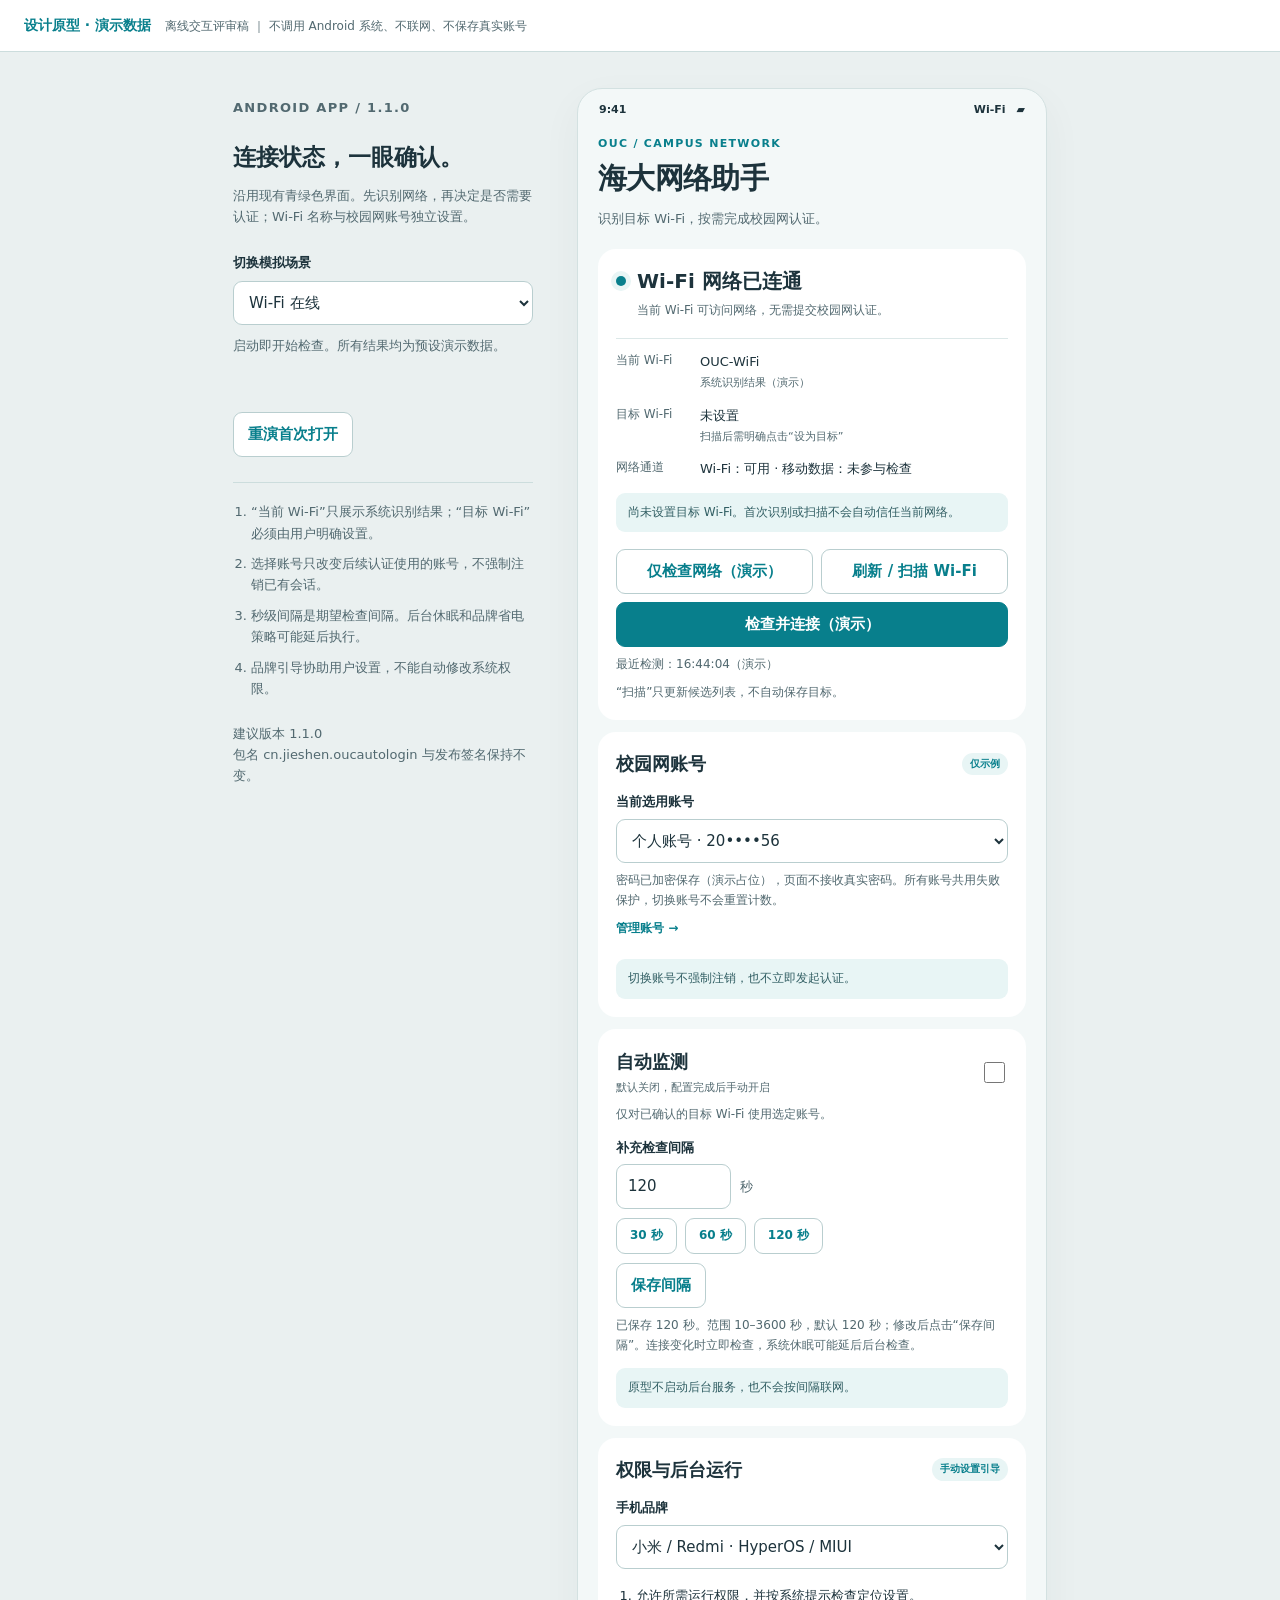
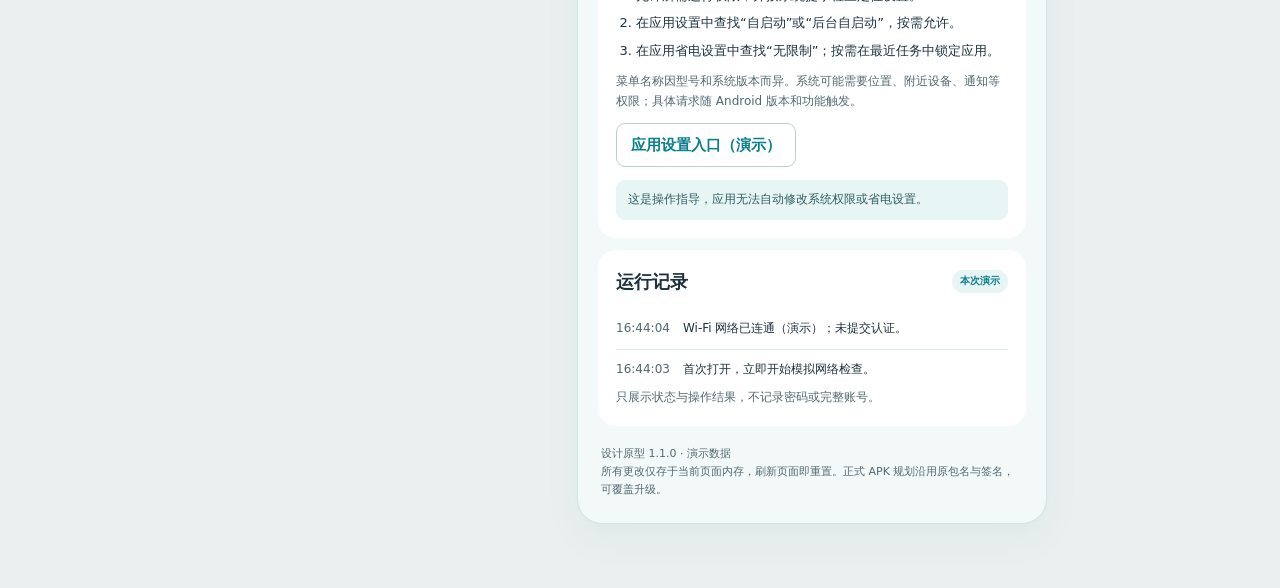
<file: design/android/index.html>
<!doctype html>
<html lang="zh-CN">
<head>
  <meta charset="utf-8">
  <meta name="viewport" content="width=device-width, initial-scale=1">
  <meta name="color-scheme" content="light">
  <title>海大网络助手 · APK 1.1.0 设计原型</title>
  <style>
    :root { --teal:#087f8c; --dark:#1d333c; --muted:#526970; --line:#dce8e8; --bg:#f3f8f8; --soft:#e8f5f5; --amber:#865a12; --red:#a93a32; }
    * { box-sizing:border-box; }
    body { margin:0; color:var(--dark); background:#eaf0f0; font:15px/1.65 system-ui,-apple-system,"Segoe UI","Microsoft YaHei",sans-serif; }
    button,input,select { font:inherit; }
    button,input,select { min-height:44px; border:1px solid #b9cecf; border-radius:9px; }
    button { padding:9px 14px; background:#fff; color:var(--teal); font-weight:650; cursor:pointer; }
    button:hover { background:var(--soft); }
    button.primary { color:#fff; background:var(--teal); border-color:var(--teal); }
    button.primary:hover { background:#066a75; }
    button.danger { color:var(--red); }
    button:disabled { cursor:default; color:#738387; background:#f1f4f4; border-color:var(--line); }
    :focus-visible { outline:3px solid #29a6b4; outline-offset:3px; }
    select,input { color:var(--dark); padding:9px 11px; background:white; width:100%; max-width:100%; }
    input[readonly] { color:var(--muted); background:var(--bg); }
    h1,h2,h3,p { margin:0; }
    h1 { font-size:29px; line-height:1.3; letter-spacing:-.7px; }
    h2 { font-size:18px; line-height:1.5; }
    h3 { font-size:15px; }
    small,.small { font-size:12px; color:var(--muted); }
    .prototype-bar { padding:13px 24px; border-bottom:1px solid #ccdddd; background:#fff; }
    .prototype-bar strong { margin-right:14px; font-size:14px; color:var(--teal); }
    .prototype-bar span { font-size:12px; color:var(--muted); }
    .workspace { display:grid; grid-template-columns:minmax(240px,300px) minmax(0,470px); justify-content:center; align-items:start; gap:44px; padding:36px 24px 64px; }
    .review-panel { position:sticky; top:28px; padding-top:9px; }
    .review-panel h2 { font-size:23px; margin-bottom:10px; }
    .review-panel>p { color:var(--muted); font-size:13px; margin-bottom:22px; }
    .review-panel label { font-size:13px; font-weight:650; }
    .review-panel select { margin:7px 0 10px; }
    .scenario-note { min-height:55px; color:var(--muted); font-size:12px; }
    .review-divider { border-top:1px solid #ccdddd; margin:25px 0 18px; }
    .review-points { padding-left:18px; font-size:13px; color:var(--muted); }
    .review-points li { margin:9px 0; }
    .version { font-size:12px; color:var(--muted); margin-top:23px; overflow-wrap:anywhere; }
    .phone { background:var(--bg); border:1px solid #d3e1e1; border-radius:25px; padding:0 20px 24px; box-shadow:0 14px 40px #18383d0c; min-width:0; overflow:hidden; }
    .system-bar { display:flex; justify-content:space-between; font-size:11px; font-weight:650; padding:12px 1px 16px; }
    .app-header { margin-bottom:20px; }
    .eyebrow { color:var(--teal); font-size:11px; letter-spacing:1.3px; font-weight:750; margin-bottom:7px; }
    .app-header>p:last-child { font-size:13px; color:var(--muted); margin-top:10px; }
    .card { background:#fff; border-radius:18px; padding:18px; margin:12px 0; min-width:0; }
    .card-head { display:flex; align-items:center; justify-content:space-between; gap:10px; margin-bottom:14px; }
    .tag { font-size:10px; font-weight:650; border-radius:20px; padding:3px 8px; color:var(--teal); background:var(--soft); white-space:nowrap; }
    .state-head { display:flex; align-items:flex-start; gap:11px; }
    .status-dot { width:10px; height:10px; border-radius:50%; margin-top:9px; background:var(--teal); flex:0 0 auto; box-shadow:0 0 0 5px var(--soft); }
    .status-dot.warning { background:#ba852e; box-shadow:0 0 0 5px #faf1df; }
    .status-dot.loading { animation:pulse 1s infinite alternate; }
    @keyframes pulse { to { opacity:.35; } }
    @media(prefers-reduced-motion:reduce) { .status-dot.loading { animation:none; } }
    #statusTitle { font-size:20px; line-height:1.4; }
    #statusDetail { color:var(--muted); font-size:12px; margin-top:6px; }
    .network-lines { margin:17px 0 0; border-top:1px solid var(--line); }
    .network-line { display:grid; grid-template-columns:72px minmax(0,1fr); gap:12px; padding-top:12px; align-items:start; }
    .network-line dt { color:var(--muted); font-size:12px; }
    .network-line dd { font-size:13px; margin:0; min-width:0; overflow-wrap:anywhere; }
    .subtext { display:block; font-size:11px; color:var(--muted); margin-top:2px; }
    .notice { padding:10px 12px; background:var(--soft); color:#315e63; font-size:12px; border-radius:9px; margin-top:13px; }
    .notice.warning { background:#fcf5e8; color:var(--amber); }
    .notice:empty { display:none; }
    .row { display:flex; gap:8px; flex-wrap:wrap; }
    .row>* { flex:1 1 auto; }
    .status-actions { margin-top:17px; }
    label.field { display:block; font-weight:650; font-size:13px; margin:12px 0 6px; }
    .hint { font-size:12px; color:var(--muted); margin-top:8px; }
    .link-button { min-height:36px; border:0; padding:4px 0; background:transparent; font-size:12px; text-align:left; }
    .switch-line { display:flex; justify-content:space-between; align-items:center; gap:15px; cursor:pointer; }
    .switch-line input { width:21px; height:21px; min-height:0; accent-color:var(--teal); cursor:pointer; flex:0 0 auto; }
    .switch-line strong { font-size:18px; }
    .interval-row { display:flex; align-items:center; gap:9px; }
    .interval-row input { width:115px; }
    .interval-row span { font-size:13px; color:var(--muted); }
    .presets { display:flex; gap:8px; margin-top:9px; flex-wrap:wrap; }
    .presets button { min-height:36px; font-size:12px; padding:5px 13px; }
    .error { color:var(--red); font-size:12px; min-height:0; }
    .guide { margin:13px 0 0; padding-left:20px; font-size:13px; }
    .guide li { padding:3px 0; }
    .guide-actions { margin-top:11px; }
    .logs { list-style:none; padding:0; margin:0; font-size:12px; }
    .logs li { display:grid; grid-template-columns:58px minmax(0,1fr); gap:9px; padding:10px 0; border-bottom:1px solid var(--line); }
    .logs li:last-child { border-bottom:0; padding-bottom:0; }
    .logs time { color:var(--muted); font-variant-numeric:tabular-nums; }
    .logs span { overflow-wrap:anywhere; }
    .app-footer { font-size:11px; color:var(--muted); padding:7px 3px 0; }
    .scan-list { list-style:none; padding:0; margin:12px 0 0; }
    .scan-list li { border-top:1px solid var(--line); padding:12px 0; }
    .scan-list li:last-child { padding-bottom:0; }
    .scan-name { font-weight:650; font-size:13px; overflow-wrap:anywhere; }
    .scan-meta { font-size:11px; color:var(--muted); margin:3px 0 9px; }
    .scan-list button { font-size:12px; min-height:36px; padding:5px 12px; }
    [hidden] { display:none!important; }
    dialog { color:var(--dark); border:1px solid var(--line); border-radius:20px; padding:22px; width:calc(100% - 32px); max-width:430px; max-height:85vh; overflow-y:auto; box-shadow:0 20px 65px #133b3d33; }
    dialog::backdrop { background:#173b425c; }
    .dialog-header { display:flex; justify-content:space-between; align-items:center; gap:12px; margin-bottom:8px; }
    .dialog-header button { min-height:36px; padding:4px 12px; font-size:12px; }
    .account-list { padding:0; list-style:none; margin:15px 0; }
    .account-list li { border:1px solid var(--line); border-radius:11px; padding:13px; margin:10px 0; }
    .account-list p { font-size:13px; }
    .account-list .row { margin-top:10px; }
    .account-list button { font-size:12px; min-height:36px; padding:5px 9px; }
    .editor { border-top:1px solid var(--line); margin-top:16px; padding-top:14px; }
    .editor .row { margin-top:14px; }
    .toast { position:fixed; bottom:20px; left:50%; transform:translateX(-50%); background:#173b42; color:white; font-size:13px; padding:11px 16px; border-radius:10px; max-width:calc(100% - 30px); z-index:10; box-shadow:0 5px 20px #173b4226; }
    @media(max-width:790px) { .workspace { grid-template-columns:minmax(0,470px); gap:20px; padding-top:20px; } .review-panel { position:static; padding-top:0; } .review-panel h2 { font-size:21px; } .review-panel>p { margin-bottom:13px; } .review-divider,.review-points,.version { display:none; } .scenario-note { min-height:0; } }
    @media(max-width:390px) { .prototype-bar { padding:11px 14px; } .prototype-bar strong,.prototype-bar span { display:block; } .workspace { padding:18px 10px 30px; } .phone { border-radius:19px; padding:0 13px 19px; } .card { padding:15px; } h1 { font-size:27px; } .row>* { flex-basis:100%; } .account-list .row>* { flex-basis:auto; } .network-line { grid-template-columns:66px minmax(0,1fr); gap:7px; } }
  </style>
</head>
<body>
  <div class="prototype-bar"><strong>设计原型 · 演示数据</strong><span>离线交互评审稿 ｜ 不调用 Android 系统、不联网、不保存真实账号</span></div>
  <main class="workspace">
    <aside class="review-panel" aria-label="原型演示控制">
      <p class="eyebrow">ANDROID APP / 1.1.0</p>
      <h2>连接状态，一眼确认。</h2>
      <p>沿用现有青绿色界面。先识别网络，再决定是否需要认证；Wi-Fi 名称与校园网账号独立设置。</p>
      <label for="scenario">切换模拟场景</label>
      <select id="scenario">
        <option value="online">Wi-Fi 在线</option>
        <option value="captive">Wi-Fi 待认证 · 移动数据在线</option>
        <option value="no_wifi">未连接 Wi-Fi · 移动数据在线</option>
        <option value="restricted">SSID 读取受限</option>
        <option value="dual">双 Wi-Fi · 长 SSID</option>
      </select>
      <p class="scenario-note" id="scenarioNote">启动即开始检查。所有结果均为预设演示数据。</p>
      <button id="relaunch" type="button">重演首次打开</button>
      <div class="review-divider"></div>
      <ol class="review-points">
        <li>“当前 Wi-Fi”只展示系统识别结果；“目标 Wi-Fi”必须由用户明确设置。</li>
        <li>选择账号只改变后续认证使用的账号，不强制注销已有会话。</li>
        <li>秒级间隔是期望检查间隔。后台休眠和品牌省电策略可能延后执行。</li>
        <li>品牌引导协助用户设置，不能自动修改系统权限。</li>
      </ol>
      <p class="version">建议版本 1.1.0<br>包名 cn.jieshen.oucautologin 与发布签名保持不变。</p>
    </aside>

    <article class="phone" aria-label="海大网络助手手机界面原型">
      <div class="system-bar" aria-hidden="true"><span>9:41</span><span>Wi-Fi　▰</span></div>
      <header class="app-header">
        <p class="eyebrow">OUC / CAMPUS NETWORK</p>
        <h1>海大网络助手</h1>
        <p>识别目标 Wi-Fi，按需完成校园网认证。</p>
      </header>

      <section class="card" aria-labelledby="statusTitle">
        <div class="state-head" aria-live="polite" aria-atomic="true">
          <span id="statusDot" class="status-dot loading" aria-hidden="true"></span>
          <div><h2 id="statusTitle">正在检测网络…</h2><p id="statusDetail">启动后立即检查 Wi-Fi 连通性，尚未提交认证。</p></div>
        </div>
        <dl class="network-lines">
          <div class="network-line"><dt>当前 Wi-Fi</dt><dd><span id="currentSsid">正在识别…</span><span id="wifiRoute" class="subtext">以实际 Wi-Fi 网络为检查通道</span></dd></div>
          <div class="network-line"><dt>目标 Wi-Fi</dt><dd><span id="targetSsid">未设置</span><span class="subtext" id="targetHint">扫描后需明确点击“设为目标”</span></dd></div>
          <div class="network-line"><dt>网络通道</dt><dd id="routeState">等待检查结果</dd></div>
        </dl>
        <p id="networkNotice" class="notice" role="status">首次打开立即检测。此过程仅演示网络检查。</p>
        <div class="row status-actions"><button type="button" id="checkNetwork">仅检查网络（演示）</button><button type="button" id="scanWifi">刷新 / 扫描 Wi-Fi</button></div>
        <button type="button" id="connectNetwork" class="primary" style="width:100%;margin-top:8px">检查并连接（演示）</button>
        <p class="hint" id="lastCheck">最近检测：正在进行首次检查</p>
        <div id="scanArea" hidden>
          <p class="hint" id="scanSummary" role="status"></p>
          <ul id="scanList" class="scan-list" aria-label="模拟 Wi-Fi 扫描结果"></ul>
        </div>
        <p class="hint">“扫描”只更新候选列表，不自动保存目标。</p>
      </section>

      <section class="card" aria-labelledby="accountTitle">
        <div class="card-head"><h2 id="accountTitle">校园网账号</h2><span class="tag">仅示例</span></div>
        <label class="field" for="accountSelect">当前选用账号</label>
        <select id="accountSelect"></select>
        <p class="hint" id="accountHint">密码已加密保存（演示占位），页面不接收真实密码。所有账号共用失败保护，切换账号不会重置计数。</p>
        <button type="button" class="link-button" id="manageAccounts">管理账号 →</button>
        <p class="notice" id="accountNotice" role="status">切换账号不强制注销，也不立即发起认证。</p>
      </section>

      <section class="card" aria-labelledby="monitorTitle">
        <label class="switch-line" for="monitor"><span><strong id="monitorTitle">自动监测</strong><span class="subtext">默认关闭，配置完成后手动开启</span></span><input id="monitor" type="checkbox" role="switch"></label>
        <p class="hint" id="monitorHint">仅对已确认的目标 Wi-Fi 使用选定账号。</p>
        <label class="field" for="interval">补充检查间隔</label>
        <div class="interval-row"><input id="interval" type="number" min="10" max="3600" step="1" value="120" inputmode="numeric" aria-describedby="intervalHint intervalError"><span>秒</span></div>
        <div class="presets" aria-label="检查间隔快捷选项"><button type="button" data-interval="30">30 秒</button><button type="button" data-interval="60">60 秒</button><button type="button" data-interval="120">120 秒</button></div>
        <button type="button" id="saveInterval" style="margin-top:9px">保存间隔</button>
        <p id="intervalError" class="error" role="status"></p>
        <p class="hint" id="intervalHint">已保存 120 秒。范围 10–3600 秒，默认 120 秒；修改后点击“保存间隔”。连接变化时立即检查，系统休眠可能延后后台检查。</p>
        <p id="monitorNotice" class="notice" role="status">原型不启动后台服务，也不会按间隔联网。</p>
      </section>

      <section class="card" aria-labelledby="brandTitle">
        <div class="card-head"><h2 id="brandTitle">权限与后台运行</h2><span class="tag">手动设置引导</span></div>
        <label class="field" for="brand">手机品牌</label>
        <select id="brand"><option value="xiaomi">小米 / Redmi · HyperOS / MIUI</option><option value="iqoo">iQOO · OriginOS</option><option value="vivo">vivo · OriginOS</option><option value="oppo">OPPO · ColorOS</option><option value="other">其他安卓手机</option></select>
        <ol id="brandGuide" class="guide"></ol>
        <p class="hint">菜单名称因型号和系统版本而异。系统可能需要位置、附近设备、通知等权限；具体请求随 Android 版本和功能触发。</p>
        <button type="button" id="openSettings" class="guide-actions">应用设置入口（演示）</button>
        <p class="notice" id="settingsNotice" role="status">这是操作指导，应用无法自动修改系统权限或省电设置。</p>
      </section>

      <section class="card" aria-labelledby="logsTitle">
        <div class="card-head"><h2 id="logsTitle">运行记录</h2><span class="tag">本次演示</span></div>
        <ul id="logs" class="logs" aria-live="polite"></ul>
        <p class="hint">只展示状态与操作结果，不记录密码或完整账号。</p>
      </section>
      <footer class="app-footer">设计原型 1.1.0 · 演示数据<br>所有更改仅存于当前页面内存，刷新页面即重置。正式 APK 规划沿用原包名与签名，可覆盖升级。</footer>
    </article>
  </main>

  <dialog id="accountDialog" aria-labelledby="accountDialogTitle">
    <div class="dialog-header"><h2 id="accountDialogTitle">管理校园网账号</h2><button type="button" id="closeAccounts">关闭</button></div>
    <p class="hint">这是虚构账号演示；新增或编辑只操作预设示例，不接收真实凭据。</p>
    <ul class="account-list" id="accountList"></ul>
    <button type="button" id="addAccount" class="primary">新增示例账号</button>
    <section class="editor" id="accountEditor" hidden aria-labelledby="editorTitle">
      <h3 id="editorTitle">新增示例账号</h3>
      <label class="field" for="exampleAccount">示例档案（编辑时只读）</label>
      <select id="exampleAccount"><option value="student">学生示例 · 20••••56</option><option value="staff">教工示例 · 10••••82</option><option value="guest">访客示例 · 90••••17</option></select>
      <label class="field" for="exampleLabel">显示名称</label>
      <select id="exampleLabel"><option value="个人账号">个人账号</option><option value="备用账号">备用账号</option><option value="测试账号">测试账号</option></select>
      <label class="field" for="passwordPlaceholder">密码</label>
      <input id="passwordPlaceholder" type="text" readonly value="已加密保存（演示占位，不可输入）" aria-describedby="passwordNote">
      <p class="hint" id="passwordNote">正式 APK 在本机使用 Android Keystore 加密保存各账号密码；此处不收集密码。</p>
      <div class="row"><button type="button" id="saveExample" class="primary">保存示例</button><button type="button" id="cancelEditor">取消</button></div>
    </section>
    <p class="notice" id="dialogNotice" role="status">选用仅改变后续认证账号，保留当前网络会话。</p>
  </dialog>
  <div id="toast" class="toast" role="status" hidden></div>

  <script>
    'use strict';
    const $ = id => document.getElementById(id);
    const profiles = { student:'20••••56', staff:'10••••82', guest:'90••••17' };
    let accounts = [{id:1,label:'个人账号',profile:'student'},{id:2,label:'备用账号',profile:'staff'}];
    let selectedId = 1, nextId = 3, editId = null, target = '', checking = false, checkTimer = null, toastTimer = null;
    let checkGeneration = 0, lastResult = null, logs = [], savedInterval = 120;
    const longSsid = 'OUC-Campus-Research-Building-5F1';
    const scenes = {
      online:{ssid:'OUC-WiFi',title:'Wi-Fi 网络已连通',detail:'当前 Wi-Fi 可访问网络，无需提交校园网认证。',route:'Wi-Fi：可用 · 移动数据：未参与检查',note:'即使自动监测关闭，打开应用也立即检查；已在线时不重复认证。'},
      captive:{ssid:'OUC-WiFi',title:'Wi-Fi 等待校园网认证',detail:'移动数据可以上网，但当前 Wi-Fi 仍未通过校园网认证。',route:'Wi-Fi：待认证 · 移动数据：可用',note:'展示移动数据在线与目标 Wi-Fi 待认证的差异，防止把蜂窝网络成功误判为 Wi-Fi 在线。'},
      no_wifi:{ssid:'未连接 Wi-Fi',title:'尚未连接 Wi-Fi',detail:'请先连接校园 Wi-Fi。当前不执行校园网认证。',route:'Wi-Fi：未连接 · 移动数据：可用',note:'有移动数据也不能替代目标 Wi-Fi；不进入认证流程。'},
      restricted:{ssid:'无法读取名称',title:'Wi-Fi 名称读取受限',detail:'无法确认当前网络是否为目标 Wi-Fi，暂停认证。请检查权限与系统定位设置。',route:'Wi-Fi：已连接，身份待确认 · 移动数据：不参与判断',note:'不能把 <unknown ssid>、空名称或读取失败当成真实 SSID，也不能据此自动认证。'},
      dual:{ssid:longSsid,title:'双 Wi-Fi：确认检查通道',detail:'演示已识别两条 Wi-Fi。校园网检查只使用明确匹配的目标网络，移动数据不参与。',route:'主 Wi-Fi：家庭网络 · 次 Wi-Fi：校园网待认证',note:'长名称自动换行；双 Wi-Fi 时按网络通道确认目标，不依赖默认网络是否在线。'}
    };
    const guides = {
      xiaomi:['允许所需运行权限，并按系统提示检查定位设置。','在应用设置中查找“自启动”或“后台自启动”，按需允许。','在应用省电设置中查找“无限制”；按需在最近任务中锁定应用。'],
      iqoo:['允许所需运行权限，并按系统提示检查定位设置。','在应用管理或权限管理中查找“自启动”，按需允许。','在电池或后台耗电管理中允许后台运行；按需在最近任务中锁定应用。'],
      vivo:['允许所需运行权限，并按系统提示检查定位设置。','在应用管理或权限管理中查找“自启动”，按需允许。','在电池或后台耗电管理中允许后台运行；按需在最近任务中锁定应用。'],
      oppo:['允许所需运行权限，并按系统提示检查定位设置。','在应用管理中查找“自启动”或“关联启动”，按需允许。','在应用耗电管理中允许后台活动；按需在最近任务中锁定应用。'],
      other:['按当前 Android 版本允许所需运行权限，检查定位开关。','在应用信息、电池优化或后台运行设置中检查限制。','连接目标 Wi-Fi 后测试锁屏、切换网络和重启后的实际运行情况。']
    };
    function accountText(account) { return account.label + ' · ' + profiles[account.profile]; }
    function log(message) {
      const time = new Date().toLocaleTimeString('zh-CN',{hour12:false});
      logs.unshift({time,message}); logs = logs.slice(0,6);
      $('logs').replaceChildren(...logs.map(item => { const li=document.createElement('li'), t=document.createElement('time'), s=document.createElement('span'); t.textContent=item.time; s.textContent=item.message; li.append(t,s); return li; }));
    }
    function toast(message) { clearTimeout(toastTimer); $('toast').textContent=message; $('toast').hidden=false; toastTimer=setTimeout(()=>{$('toast').hidden=true;},3600); }
    function renderAccounts() {
      $('accountSelect').replaceChildren(...accounts.map(a=>new Option(accountText(a),String(a.id),false,a.id===selectedId)));
      if (selectedId===null) $('accountSelect').prepend(new Option(accounts.length?'请选择账号':'暂无账号，请先新增示例','',true,true));
      $('accountSelect').disabled=!accounts.length;
      $('accountList').replaceChildren(...accounts.map(a=>{
        const li=document.createElement('li'), p=document.createElement('p'), small=document.createElement('small'), row=document.createElement('div');
        p.textContent=accountText(a); small.textContent=a.id===selectedId?'当前选用 · 密码已加密（演示）':'密码已加密（演示）'; row.className='row';
        [['选用',()=>selectAccount(a.id) ],['编辑',()=>openEditor(a.id)],['删除',()=>deleteAccount(a.id)]].forEach(([label,fn])=>{const b=document.createElement('button'); b.type='button'; b.textContent=label; b.addEventListener('click',fn); if(label==='选用'&&a.id===selectedId)b.disabled=true;if(label==='删除')b.className='danger';row.append(b);});
        li.append(p,small,row); return li;
      }));
      if(!accounts.length){const p=document.createElement('li');p.textContent='暂无示例账号。';$('accountList').append(p);}
    }
    function selectAccount(id) {
      if(!accounts.some(a=>a.id===id))return;
      if(selectedId===id)return;
      selectedId=id; renderAccounts();
      const message=checking?'账号已切换，取消旧轮检查并重新检查；不会注销已有会话。':'账号已切换；后续认证使用该账号，不立即认证、不注销。';
      $('accountNotice').textContent=message; $('dialogNotice').textContent=message; log('已切换示例账号，保留当前网络会话。');
      if(checking) startCheck('账号切换'); else toast('账号已选用，未发起认证');
    }
    function openEditor(id=null) {
      editId=id; const a=accounts.find(item=>item.id===id);
      $('editorTitle').textContent=a?'编辑示例账号':'新增示例账号'; $('exampleAccount').value=a?a.profile:'guest';$('exampleAccount').disabled=Boolean(a);$('exampleLabel').value=a?a.label:'测试账号';
      $('accountEditor').hidden=false; $('exampleAccount').focus();
    }
    function deleteAccount(id) {
      const active=id===selectedId;
      accounts=accounts.filter(a=>a.id!==id);
      if(active){selectedId=null;$('monitor').checked=false;$('monitorHint').textContent='选用账号已删除，自动监测已关闭；请重新选用账号。';}
      if(editId===id)$('accountEditor').hidden=true;
      renderAccounts(); $('dialogNotice').textContent=active?'已删除当前示例账号，自动监测关闭；请重新选择账号。未注销已有网络会话。':'已删除示例账号，其他配置不变。';log('删除了一个示例账号。');
      if(active&&checking)startCheck('删除当前账号后重新检查');
    }
    function updateTarget() {
      $('targetSsid').textContent=target||'未设置';
      const scene=scenes[$('scenario').value];
      $('targetHint').textContent=!target?'扫描后需明确点击“设为目标”':target===scene.ssid?'与当前识别的 Wi-Fi 名称一致':'当前识别网络与目标不同或无法确认';
    }
    function renderResult() {
      const key=$('scenario').value,scene=scenes[key];lastResult=key;
      $('statusTitle').textContent=scene.title; $('statusDetail').textContent=scene.detail;
      $('statusDot').className='status-dot'+(key==='online'?'':' warning');
      $('currentSsid').textContent=scene.ssid; $('routeState').textContent=scene.route;
      $('wifiRoute').textContent=key==='dual'?'当前展示校园网候选通道（演示）':'系统识别结果（演示）';
      updateTarget();
      $('networkNotice').className='notice'+(key==='online'?'':' warning');
      $('networkNotice').textContent=!target?'尚未设置目标 Wi-Fi。首次识别或扫描不会自动信任当前网络。':key==='restricted'?'SSID 身份无法确认，不尝试认证。':target!==scene.ssid?'未确认已连接目标 Wi-Fi，不尝试认证。':key==='captive'||key==='dual'?'已识别目标 Wi-Fi 待认证。此原型只展示状态，不提交账号。':'已完成连通性检查（演示），未提交认证。';
      $('checkNetwork').textContent='仅检查网络（演示）';
      $('lastCheck').textContent='最近检测：'+new Date().toLocaleTimeString('zh-CN',{hour12:false})+'（演示）';
    }
    function startCheck(reason) {
      clearTimeout(checkTimer); const generation=++checkGeneration; checking=true;
      $('statusTitle').textContent='正在检测网络…';$('statusDetail').textContent=reason==='首次打开'?'启动后立即检查 Wi-Fi 连通性，尚未提交认证。':'正在使用 Wi-Fi 通道进行模拟检查，不提交认证。';
      $('statusDot').className='status-dot loading';$('currentSsid').textContent='正在识别…';$('routeState').textContent='正在确认 Wi-Fi 通道';$('checkNetwork').textContent='重新检查（演示）';
      $('networkNotice').className='notice';$('networkNotice').textContent=reason+'：仅演示检测流程，无系统调用、无联网。';
      log(reason+'，立即开始模拟网络检查。');
      checkTimer=setTimeout(()=>{if(generation!==checkGeneration)return;checking=false;renderResult();log(scenes[$('scenario').value].title+'（演示）；未提交认证。');},1500);
    }
    function scanWifi() {
      const key=$('scenario').value;
      $('scanArea').hidden=false; $('scanList').replaceChildren();
      if(key==='restricted'){$('scanSummary').textContent='模拟扫描受限：无法读取真实名称。请先检查系统授权与定位开关。';log('模拟扫描受限，目标配置未改变。');return;}
      const values=key==='dual'?[longSsid,'OUC-WiFi','Home-WiFi']:['OUC-WiFi','OUC-Guest',longSsid];
      $('scanSummary').textContent='模拟扫描结果 · '+values.length+' 个候选。以下名称并非附近真实网络。';
      values.forEach((ssid,index)=>{const li=document.createElement('li'),name=document.createElement('p'),meta=document.createElement('p'),button=document.createElement('button');
        name.className='scan-name';name.textContent=ssid;meta.className='scan-meta';meta.textContent=(ssid===scenes[key].ssid?'当前连接 · ':'')+(index===0?'信号良好':'可见候选')+' · 示例';button.type='button';button.textContent=ssid===target?'已设为目标':'设为目标';button.disabled=ssid===target;
        button.addEventListener('click',()=>{target=ssid;updateTarget();if(!checking)renderResult();log('用户明确选择了目标 Wi-Fi（演示）。');toast('目标 Wi-Fi 已设定；未自动发起认证');scanWifi();});li.append(name,meta,button);$('scanList').append(li);
      });log('已刷新模拟 Wi-Fi 候选；目标未自动保存。');
    }
    function validInterval() {
      const value=Number($('interval').value),valid=Number.isInteger(value)&&value>=10&&value<=3600&&$('interval').value.trim()!=='';
      $('interval').setAttribute('aria-invalid',String(!valid));$('intervalError').textContent=valid?'':'请输入 10–3600 之间的整数秒。';return valid;
    }
    function renderGuide() { $('brandGuide').replaceChildren(...guides[$('brand').value].map(line=>{const li=document.createElement('li');li.textContent=line;return li;})); }
    $('scenario').addEventListener('change',()=>{$('scenarioNote').textContent=scenes[$('scenario').value].note;$('scanArea').hidden=true;startCheck('场景切换');});
    $('relaunch').addEventListener('click',()=>startCheck('首次打开'));
    $('checkNetwork').addEventListener('click',()=>startCheck('手动检查'));
    $('connectNetwork').addEventListener('click',()=>{
      if(checking){toast('正在检查网络，请等待本轮结果');return;}
      const key=$('scenario').value,scene=scenes[key];
      if(!target||target!==scene.ssid||!accounts.some(a=>a.id===selectedId)){$('networkNotice').textContent='请先确认已连接目标 Wi-Fi，并明确选用校园网账号。身份未确认，不进入认证。';toast('目标 Wi-Fi 和选用账号需要确认');return;}
      $('networkNotice').textContent=key==='online'?'目标 Wi-Fi 已在线，无需重复认证。':'模拟下一步：目标 Wi-Fi 与账号已确认，正式 APK 将受全局失败保护约束后按需认证；此原型不提交凭据。';
      log(key==='online'?'检查并连接：已在线，未重复认证（演示）。':'展示模拟认证下一步，未联网、未提交凭据。');
    });
    $('scanWifi').addEventListener('click',scanWifi);
    $('accountSelect').addEventListener('change',event=>selectAccount(Number(event.target.value)));
    $('manageAccounts').addEventListener('click',()=>{renderAccounts();$('accountEditor').hidden=true;$('accountDialog').showModal();});
    $('closeAccounts').addEventListener('click',()=>$('accountDialog').close());
    $('addAccount').addEventListener('click',()=>openEditor());
    $('cancelEditor').addEventListener('click',()=>{$('accountEditor').hidden=true;$('addAccount').focus();});
    $('saveExample').addEventListener('click',()=>{
      const entry={id:editId??nextId++,label:$('exampleLabel').value,profile:$('exampleAccount').value};
      if(editId===null&&accounts.some(a=>a.profile===entry.profile)){$('dialogNotice').textContent='该示例账号已存在，请编辑或选用原账号，不能重复新增。';return;}
      const prior=accounts.find(a=>a.id===editId);
      if(editId===null)accounts.push(entry);
      else if(prior&&prior.profile!==entry.profile){entry.id=nextId++;accounts.push(entry);}
      else accounts=accounts.map(a=>a.id===editId?entry:a);
      const activeEdit=editId!==null&&editId===selectedId;
      renderAccounts();$('accountEditor').hidden=true;$('dialogNotice').textContent=prior&&prior.profile!==entry.profile?'账号标识变更按新增处理，原账号保留；请明确选用新账号。':'示例已保存在本页内存；刷新页面后重置。未发起认证。';log(editId===null?'新增了虚构示例账号。':'更新了虚构示例账号。');
      if(activeEdit&&checking)startCheck('示例账号变更');$('addAccount').focus();
    });
    $('monitor').addEventListener('change',()=>{
      if($('monitor').checked&&(!target||selectedId===null||!accounts.length||!validInterval()||Number($('interval').value)!==savedInterval)){$('monitor').checked=false;$('monitorNotice').textContent='请先明确设置目标 Wi-Fi、选用账号，并保存有效的检查间隔。';toast('请先完成目标 Wi-Fi、账号和间隔配置');return;}
      $('monitorHint').textContent=$('monitor').checked?'自动监测已开启（仅演示），仅作用于明确设置的目标。':'自动监测已关闭，仍可手动检查网络。';
      $('monitorNotice').textContent=$('monitor').checked?'已模拟开启监测；此页面不运行后台任务、不联网、不提交认证。':'原型不启动后台服务，也不会按间隔联网。';log($('monitor').checked?'模拟开启自动监测，未发起认证。':'模拟关闭自动监测。');
    });
    $('interval').addEventListener('input',validInterval);
    $('saveInterval').addEventListener('click',()=>{if(!validInterval())return;savedInterval=Number($('interval').value);$('intervalHint').textContent='已保存 '+savedInterval+' 秒。范围 10–3600 秒；修改后点击“保存间隔”。系统休眠可能延后后台检查。';log('补充检查间隔已保存为 '+savedInterval+' 秒（演示）。');toast('检查间隔已保存（演示）');});
    document.querySelectorAll('[data-interval]').forEach(button=>button.addEventListener('click',()=>{$('interval').value=button.dataset.interval;validInterval();toast('已填入 '+button.dataset.interval+' 秒，点击“保存间隔”生效');}));
    $('brand').addEventListener('change',renderGuide);
    $('openSettings').addEventListener('click',()=>{$('settingsNotice').textContent='正式 APK 将尝试打开系统应用信息；未提供品牌专用入口时回退到通用设置。此原型不会打开系统设置。';toast('演示入口：请按上方指导手动设置');});
    renderAccounts();renderGuide();startCheck('首次打开');
  </script>
</body>
</html>
</file>
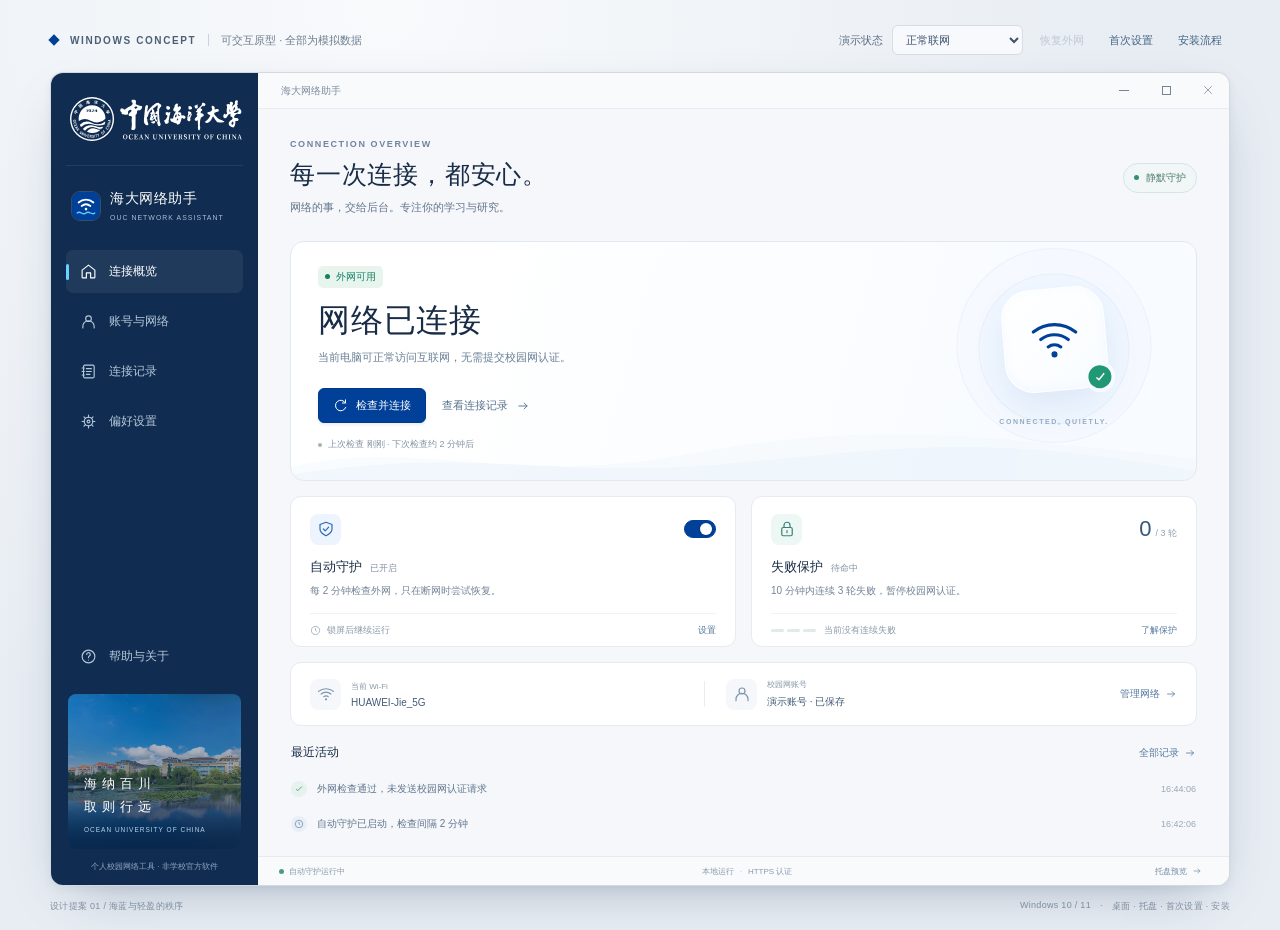
<file: design/windows/index.html>
<!doctype html>
<html lang="zh-CN">
<head>
  <meta charset="utf-8">
  <meta name="viewport" content="width=device-width, initial-scale=1">
  <meta name="color-scheme" content="light">
  <title>海大网络助手 · Windows 交互设计</title>
  <link rel="icon" href="assets/app-icon.svg" type="image/svg+xml">
  <link rel="stylesheet" href="styles.css">
  <script src="app.js" defer></script>
</head>
<body>
  <svg class="sprite" xmlns="http://www.w3.org/2000/svg" aria-hidden="true"><defs>
    <symbol id="i-home" viewBox="0 0 24 24"><path d="m3 10 9-7 9 7v10a1 1 0 0 1-1 1h-5v-7H9v7H4a1 1 0 0 1-1-1Z"/></symbol>
    <symbol id="i-wifi" viewBox="0 0 24 24"><path d="M2 8.5a16 16 0 0 1 20 0M5.5 12a10.5 10.5 0 0 1 13 0M9 15.5a5 5 0 0 1 6 0"/><circle cx="12" cy="19" r=".7"/></symbol>
    <symbol id="i-shield" viewBox="0 0 24 24"><path d="m12 3 8 3v6c0 4-4 7-8 9-4-2-8-5-8-9V6Z"/><path d="m8.5 12 2.5 2.5 4.5-5"/></symbol>
    <symbol id="i-user" viewBox="0 0 24 24"><circle cx="12" cy="8" r="4"/><path d="M4 21v-2a8 8 0 0 1 16 0v2"/></symbol>
    <symbol id="i-settings" viewBox="0 0 24 24"><path d="M12 3v3m0 12v3M3 12h3m12 0h3M5.6 5.6l2.1 2.1m8.6 8.6 2.1 2.1M5.6 18.4l2.1-2.1m8.6-8.6 2.1-2.1"/><circle cx="12" cy="12" r="6"/><circle cx="12" cy="12" r="2"/></symbol>
    <symbol id="i-log" viewBox="0 0 24 24"><rect x="5" y="3" width="15" height="18" rx="2"/><path d="M9 8h7M9 12h7M9 16h5M3 7h3M3 12h3M3 17h3"/></symbol>
    <symbol id="i-help" viewBox="0 0 24 24"><circle cx="12" cy="12" r="9"/><path d="M9.5 9a2.5 2.5 0 1 1 4 2c-1.5 1-1.5 1.5-1.5 2.5M12 17h.01"/></symbol>
    <symbol id="i-arrow" viewBox="0 0 24 24"><path d="M5 12h14m-5-5 5 5-5 5"/></symbol>
    <symbol id="i-check" viewBox="0 0 24 24"><path d="m5 12 4 4L19 6"/></symbol>
    <symbol id="i-refresh" viewBox="0 0 24 24"><path d="M20 8a8.5 8.5 0 1 0 .5 7M20 3v5h-5"/></symbol>
    <symbol id="i-clock" viewBox="0 0 24 24"><circle cx="12" cy="12" r="9"/><path d="M12 7v5l3 2"/></symbol>
    <symbol id="i-lock" viewBox="0 0 24 24"><rect x="5" y="10" width="14" height="11" rx="2"/><path d="M8 10V7a4 4 0 0 1 8 0v3M12 14v3"/></symbol>
    <symbol id="i-pause" viewBox="0 0 24 24"><path d="M8 5v14M16 5v14"/></symbol>
    <symbol id="i-info" viewBox="0 0 24 24"><circle cx="12" cy="12" r="9"/><path d="M12 11v6M12 7h.01"/></symbol>
    <symbol id="i-close" viewBox="0 0 24 24"><path d="m6 6 12 12M6 18 18 6"/></symbol>
    <symbol id="i-external" viewBox="0 0 24 24"><path d="M14 3h7v7m0-7L10 14M10 5H4v16h16v-7"/></symbol>
    <symbol id="i-eye" viewBox="0 0 24 24"><path d="M2 12s3-7 10-7 10 7 10 7-3 7-10 7S2 12 2 12Z"/><circle cx="12" cy="12" r="3"/></symbol>
    <symbol id="i-download" viewBox="0 0 24 24"><path d="M12 3v12m-5-5 5 5 5-5M4 17v4h16v-4"/></symbol>
  </defs></svg>

  <header class="prototype-bar">
    <div class="prototype-label"><span class="prototype-mark"></span><strong>WINDOWS CONCEPT</strong><span class="bar-divider"></span><span>可交互原型 · 全部为模拟数据</span></div>
    <div class="prototype-actions">
      <label for="scenario">演示状态</label>
      <select id="scenario" aria-label="演示状态"><option value="online">正常联网</option><option value="offline">断网 / 认证失败</option><option value="offline-success">断网 / 认证恢复</option><option value="protected">三轮失败保护</option><option value="wrongwifi">其他 Wi-Fi</option><option value="permission">Wi-Fi 权限异常</option><option value="paused">手动暂停</option></select>
      <button class="demo-link" id="simulate-recovery" title="模拟外网恢复，检查通过后再清除失败保护" disabled>恢复外网</button>
      <button class="demo-link" id="preview-setup">首次设置</button><button class="demo-link" id="preview-install">安装流程</button>
    </div>
  </header>

  <div class="desktop-window" id="app-window">
    <aside class="sidebar">
      <div class="school-brand"><img src="assets/ouc-logo.svg" alt="中国海洋大学 Ocean University of China" width="172" height="44"></div>
      <div class="app-brand"><img src="assets/app-icon.svg" alt="" width="30" height="30"><div><strong>海大网络助手</strong><span>OUC NETWORK ASSISTANT</span></div></div>
      <nav aria-label="主导航">
        <button class="nav-item active" data-page="overview" aria-current="page"><svg><use href="#i-home"/></svg>连接概览</button>
        <button class="nav-item" data-page="account"><svg><use href="#i-user"/></svg>账号与网络</button>
        <button class="nav-item" data-page="activity"><svg><use href="#i-log"/></svg>连接记录</button>
        <button class="nav-item" data-page="settings"><svg><use href="#i-settings"/></svg>偏好设置</button>
      </nav>
      <div class="sidebar-bottom">
        <button class="nav-item" data-page="help"><svg><use href="#i-help"/></svg>帮助与关于</button>
        <div class="campus-card"><div class="campus-overlay"><span>海纳百川</span><span>取则行远</span><small>OCEAN UNIVERSITY OF CHINA</small></div></div>
        <p class="sidebar-caption">个人校园网络工具 · 非学校官方软件</p>
      </div>
    </aside>

    <div class="workspace">
      <div class="titlebar"><span>海大网络助手</span><div class="window-controls"><button title="收起到托盘" aria-label="收起到托盘" id="minimize"><span class="minimize-glyph"></span></button><button title="窗口布局示意" aria-label="窗口布局示意" id="maximize"><span class="maximize-glyph"></span></button><button title="关闭窗口，继续在托盘守护" aria-label="关闭到托盘" id="close-window"><svg><use href="#i-close"/></svg></button></div></div>
      <main id="main-content">
        <section class="page active" id="page-overview" aria-labelledby="overview-title">
          <div class="page-heading"><div><div class="eyebrow">CONNECTION OVERVIEW</div><h1 id="overview-title">每一次连接，都安心。</h1><p>网络的事，交给后台。专注你的学习与研究。</p></div><span class="quiet-badge"><span></span>静默守护</span></div>
          <div class="status-hero" id="status-hero">
            <div class="hero-content"><span class="status-pill" id="connection-pill"><span class="status-dot"></span><span>外网可用</span></span><h2 id="connection-title">网络已连接</h2><p id="connection-description">当前电脑可正常访问互联网，无需提交校园网认证。</p><div class="hero-actions"><button class="button primary" id="check-network"><svg><use href="#i-refresh"/></svg><span>检查并连接</span></button><button class="button text" id="hero-secondary">查看连接记录<svg><use href="#i-arrow"/></svg></button></div><div class="last-check"><span class="tiny-dot"></span><span id="check-caption">上次检查 刚刚 · 下次检查约 2 分钟后</span></div></div>
            <div class="connection-visual" aria-hidden="true"><div class="orbit orbit-one"></div><div class="orbit orbit-two"></div><div class="connection-core"><svg><use href="#i-wifi"/></svg><span class="core-check"><svg><use href="#i-check"/></svg></span></div><span class="visual-caption">CONNECTED, QUIETLY.</span></div>
            <svg class="hero-waves" viewBox="0 0 920 100" preserveAspectRatio="none" aria-hidden="true"><path d="M0 75C130 20 220 110 390 55S640 0 920 60V100H0Z" fill="currentColor" opacity=".45"/><path d="M0 90C190 35 260 100 440 70S700 10 920 83V100H0Z" fill="currentColor"/></svg>
          </div>
          <div class="summary-grid">
            <article class="surface guard-card"><div class="card-top"><span class="icon-box blue"><svg><use href="#i-shield"/></svg></span><button class="switch on" id="monitor-toggle" role="switch" aria-checked="true" aria-label="自动守护"><span></span></button></div><h3>自动守护<span class="inline-state" id="monitor-label">已开启</span></h3><p id="monitor-description">每 2 分钟检查外网，只在断网时尝试恢复。</p><div class="card-bottom"><svg><use href="#i-clock"/></svg><span>锁屏后继续运行</span><button class="inline-link" data-go="settings">设置</button></div></article>
            <article class="surface protection-card" id="protection-card"><div class="card-top"><span class="icon-box teal"><svg><use href="#i-lock"/></svg></span><span class="protection-count"><strong id="failure-number">0</strong><span>/ 3 轮</span></span></div><h3>失败保护<span class="inline-state" id="protection-label">待命中</span></h3><p id="protection-description">10 分钟内连续 3 轮失败，暂停校园网认证。</p><div class="card-bottom"><span class="budget-track" aria-hidden="true"><i></i><i></i><i></i></span><span id="budget-caption">当前没有连续失败</span><button class="inline-link" id="protection-details">了解保护</button></div></article>
          </div>
          <div class="network-strip surface"><div><span class="icon-box subtle"><svg><use href="#i-wifi"/></svg></span><span><small>当前 Wi-Fi</small><strong id="current-wifi">HUAWEI-Jie_5G</strong></span></div><span class="vertical-line"></span><div><span class="icon-box subtle"><svg><use href="#i-user"/></svg></span><span><small>校园网账号</small><strong>演示账号 · 已保存</strong></span></div><button class="inline-link" data-go="account">管理网络<svg><use href="#i-arrow"/></svg></button></div>
          <section class="recent-section" aria-labelledby="recent-heading"><div class="section-heading"><h3 id="recent-heading">最近活动</h3><button class="inline-link" data-go="activity">全部记录<svg><use href="#i-arrow"/></svg></button></div><div id="recent-list" class="event-list"></div></section>
        </section>

        <section class="page" id="page-account" aria-labelledby="account-title"><div class="page-heading"><div><div class="eyebrow">ACCOUNT & NETWORK</div><h1 id="account-title">连接，从这里开始。</h1><p>保存一次校园网账号，之后在需要时自动连接。</p></div></div>
          <form id="account-form" class="surface form-card"><div class="form-section-title"><span class="icon-box blue"><svg><use href="#i-user"/></svg></span><div><h2>校园网账号</h2><p>仅用于 xha.ouc.edu.cn 校园网认证</p></div><span class="small-badge">演示配置</span></div><div class="form-fields"><label>校园网账号<input id="username" value="demo_student" autocomplete="off" spellcheck="false" required maxlength="64"><small>原型使用虚构账号，请勿输入真实凭据。</small></label><label>校园网密码<span class="password-field"><input id="password" type="password" value="demo_only_123" autocomplete="off" required maxlength="128"><button type="button" id="show-password" aria-label="显示演示密码"><svg><use href="#i-eye"/></svg></button></span></label></div><div class="security-note"><svg><use href="#i-lock"/></svg><p>正式版设计：凭据由 Windows 当前用户加密保存；认证保持 HTTPS 证书验证，日志不记录密码。</p></div><div class="form-footer"><span id="account-save-state">当前为原型数据，不会保存或提交到服务器。</span><button class="button primary" type="submit">保存配置</button></div></form>
          <div class="surface settings-group"><div class="setting-row"><div><h3>目标无线网络</h3><p>选择 Windows 中已保存的 Wi-Fi 配置。</p></div><select id="target-wifi" aria-label="目标无线网络"><option>HUAWEI-Jie_5G</option><option>OUC-DEMO</option></select></div><div class="setting-row"><div><h3>自动切换到目标 Wi-Fi</h3><p>当前连接其他 Wi-Fi 时，默认保持原连接。</p></div><button class="switch" role="switch" aria-checked="false" aria-label="自动切换到目标 Wi-Fi" data-setting="wifi"><span></span></button></div></div>
          <div class="soft-note"><svg><use href="#i-info"/></svg><p>Wi-Fi 密码由 Windows 管理，与校园网账号密码不同。网络恢复后，失败保护会自动清除。</p></div>
        </section>

        <section class="page" id="page-activity" aria-labelledby="activity-title"><div class="page-heading"><div><div class="eyebrow">CONNECTION HISTORY</div><h1 id="activity-title">连接过程，有迹可循。</h1><p>只记录必要的结果，不记录账号密码和完整认证链接。</p></div><button class="button secondary" id="export-log"><svg><use href="#i-download"/></svg>导出演示记录</button></div><div class="surface history-card"><div class="history-toolbar"><h2>今天</h2><label>筛选<select id="log-filter" aria-label="筛选连接记录"><option value="all">全部活动</option><option value="success">成功</option><option value="warning">需要关注</option><option value="info">信息</option></select></label></div><div id="full-event-list" class="event-list full-events"></div><div class="history-footer">日志仅保存在本机 · 正式版采用有容量限制的滚动保存</div></div><div class="soft-note"><svg><use href="#i-info"/></svg><p>“外网可用”表示当前电脑已有互联网连接，不等于已确认校园 Wi-Fi 的认证状态。</p></div></section>

        <section class="page" id="page-settings" aria-labelledby="settings-title"><div class="page-heading"><div><div class="eyebrow">PREFERENCES</div><h1 id="settings-title">按你的习惯，安静运行。</h1><p>自动化留在后台，重要变化才打扰你。</p></div></div>
          <h2 class="group-label">启动与窗口</h2><div class="surface settings-group"><div class="setting-row"><div><h3>登录 Windows 后自动运行</h3><p>锁屏不会停止守护；注销、关机后停止。</p></div><button class="switch" role="switch" aria-checked="false" aria-label="登录 Windows 后自动运行" data-setting="startup"><span></span></button></div><div class="setting-row"><div><h3>关闭窗口时收起到托盘</h3><p>继续守护网络。完全停止请在托盘选择“退出”。</p></div><button class="switch on" role="switch" aria-checked="true" aria-label="关闭窗口时收起到托盘" data-setting="tray"><span></span></button></div></div>
          <h2 class="group-label">检查与提醒</h2><div class="surface settings-group"><div class="setting-row"><div><h3>外网检查间隔</h3><p>有网时不发送校园网认证请求。</p></div><select id="interval" aria-label="外网检查间隔"><option value="2">2 分钟（推荐）</option><option value="1">1 分钟</option><option value="5">5 分钟</option></select></div><div class="setting-row"><div><h3>仅提醒重要变化</h3><p>网络恢复、失败保护暂停，以及需要你处理的问题。</p></div><button class="switch on" role="switch" aria-checked="true" aria-label="仅提醒重要变化" data-setting="notifications"><span></span></button></div></div>
          <h2 class="group-label">失败保护</h2><div class="surface settings-group"><div class="setting-row"><div><h3>10 分钟内连续 3 轮失败，暂停认证</h3><p>保护不会因等待、重启或重新开启守护而解除。</p></div><span class="small-badge">始终启用</span></div><div class="setting-row"><div><h3>重置失败保护</h3><p>确认账号与网络无误后，手动恢复认证尝试。</p></div><button class="button secondary" id="reset-protection">重置保护</button></div></div><p class="page-footnote">原型开关只演示交互，不修改电脑设置。</p>
        </section>

        <section class="page" id="page-help" aria-labelledby="help-title"><div class="page-heading"><div><div class="eyebrow">HELP & ABOUT</div><h1 id="help-title">让网络回归简单。</h1><p>遇到问题时，有清楚的下一步。</p></div></div><div class="surface about-card"><img src="assets/app-icon.svg" alt="海大网络助手原创图标" width="64" height="64"><div><h2>海大网络助手</h2><p>Windows 桌面版 · 产品与交互概念 v0.1</p><span class="small-badge">个人工具 · 非学校官方软件</span></div></div><div class="faq-list"><details open><summary>为什么有网时不登录？</summary><p>先检测电脑能否访问外网。有网就结束检查，不向校园网提交账号密码。断网时才在目标 Wi-Fi 上尝试认证。</p></details><details><summary>触发三轮失败保护后，什么时候重试？</summary><p>不会到点自动重试。检测到外网恢复会清除保护；也可以确认账号和网络无误后手动重置。每轮认证可能包含读取页面、配置和提交登录等多个请求。</p></details><details><summary>已经配置任务计划程序，怎么办？</summary><p>正式版首次设置将识别匹配本项目路径的旧任务，展示任务名和处理选项，经确认后停用旧入口。新程序内部负责检查间隔，避免两个入口重复认证。</p></details><details><summary>锁屏、睡眠和关机有什么区别？</summary><p>锁屏时程序继续运行。睡眠时不承诺持续检测，唤醒后会合并网络事件再检查。关机或注销后停止；选择登录后自启可在下次登录时恢复。</p></details></div><div class="source-links"><a href="https://www.ouc.edu.cn/" target="_blank" rel="noreferrer">中国海洋大学官网<svg><use href="#i-external"/></svg></a><a href="SOURCES.md" target="_blank">素材来源与色彩说明<svg><use href="#i-external"/></svg></a></div><p class="page-footnote">校徽、校名字标与校园摄影来自学校官网；波浪 Wi-Fi 应用图标与界面由本项目原创设计。</p></section>
      </main>
      <footer class="app-statusbar"><span><span class="tiny-dot green" id="footer-dot"></span><span id="footer-status">自动守护运行中</span></span><span>本地运行<span class="statusbar-separator">·</span>HTTPS 认证</span><button id="open-tray" aria-label="查看托盘菜单">托盘预览<svg><use href="#i-arrow"/></svg></button></footer>
    </div>
  </div>

  <div class="prototype-bottom"><span>设计提案 01 / 海蓝与轻盈的秩序</span><span>Windows 10 / 11<span>·</span>桌面 · 托盘 · 首次设置 · 安装</span></div>
  <div class="tray-stage" id="tray-stage" hidden><div class="tray-return"><img src="assets/app-icon.svg" alt="" width="64" height="64"><h2>窗口已收起，守护仍在。</h2><p>真实桌面版会留在 Windows 通知区域。</p><button class="button primary" id="return-window">打开主界面</button></div><div class="tray-menu" role="dialog" aria-label="托盘菜单"><div class="tray-heading"><img src="assets/app-icon.svg" width="30" height="30" alt=""><div><strong>海大网络助手</strong><span id="tray-state">外网可用 · 守护中</span></div></div><button id="tray-open">打开主界面</button><button id="tray-check">检查并连接</button><button id="tray-pause">暂停自动守护</button><hr><button id="tray-exit">退出网络助手</button><small>此处为托盘交互演示</small></div></div>
  <dialog id="modal" aria-labelledby="modal-title"><div id="modal-content"></div></dialog>
  <div class="toast" role="status" aria-live="polite" id="toast" hidden></div>
</body>
</html>
</file>
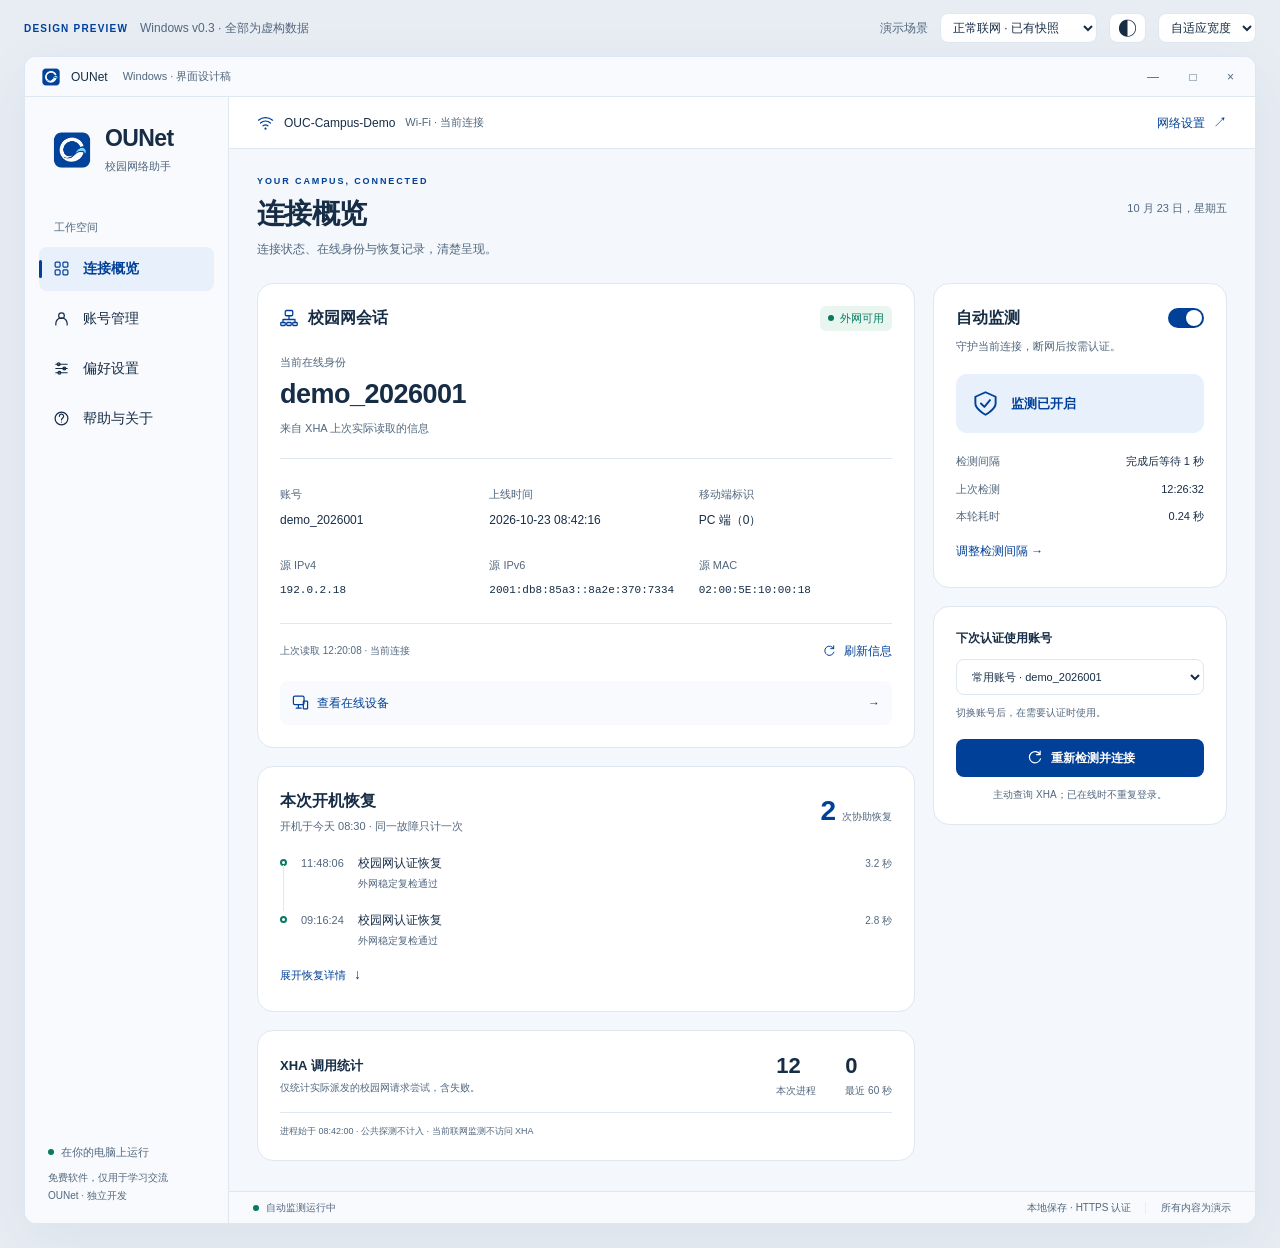
<file: design/windows/v0.3/index.html>
<!doctype html>
<html lang="zh-CN">
<head>
<meta charset="utf-8"><meta name="viewport" content="width=device-width,initial-scale=1">
<meta http-equiv="Content-Security-Policy" content="default-src 'self' file:; img-src 'self' file: data:; style-src 'self'; script-src 'self'; connect-src 'none'; object-src 'none'; base-uri 'none'; form-action 'none'">
<title>OUNet · Windows v0.3 设计预览</title>
<link rel="icon" href="../../ounet/ounet-desktop.png"><link rel="stylesheet" href="styles.css">
</head>
<body>
<div class="reviewbar"><span><b>DESIGN PREVIEW</b><span class="review-text">Windows v0.3 · 全部为虚构数据</span></span><div><label for="scene">演示场景</label><select id="scene"><option value="online">正常联网 · 已有快照</option><option value="unread">首次联网 · 身份未读取</option><option value="password">密码错误</option><option value="paused">连续三次失败 · 暂停</option><option value="noncampus">XHA 不可达</option><option value="offline">校园网断开 · 待恢复</option></select><button id="theme" aria-label="切换深浅色">◐</button><select id="preview-width" aria-label="预览窗口宽度"><option value="auto">自适应宽度</option><option value="1200">1200</option><option value="1008">1008</option><option value="820">820</option><option value="640">640</option></select></div></div>
<div class="window" id="app">
  <header class="titlebar"><span><img src="../../ounet/ounet-desktop.png" alt="">OUNet <span class="version">Windows · 界面设计稿</span></span><div class="window-glyphs" aria-hidden="true">—　 □　 ×</div></header>
  <div class="workspace">
    <aside class="sidebar" id="sidebar">
      <div class="brand"><img src="../../ounet/ounet-desktop.png" alt="OUNet 图标"><div><strong>OUNet</strong><span>校园网络助手</span></div></div>
      <div class="nav-caption">工作空间</div>
      <nav aria-label="主导航">
        <button class="nav active" data-page="overview" aria-current="page" title="连接概览"><svg><use href="#i-overview"/></svg><span>连接概览</span></button>
        <button class="nav" data-page="accounts" title="账号管理"><svg><use href="#i-user"/></svg><span>账号管理</span></button>
        <button class="nav" data-page="settings" title="偏好设置"><svg><use href="#i-settings"/></svg><span>偏好设置</span></button>
        <button class="nav" data-page="help" title="帮助与关于"><svg><use href="#i-help"/></svg><span>帮助与关于</span></button>
      </nav>
      <div class="sidebar-bottom"><div class="local-mark"><span class="dot"></span><span>在你的电脑上运行</span></div><p>免费软件，仅用于学习交流</p><span>OUNet · 独立开发</span></div>
    </aside>
    <div class="main-shell">
      <div class="networkbar"><div><button id="nav-toggle" aria-label="打开导航">☰</button><svg><use href="#i-wifi"/></svg><span id="network-name">OUC-Campus-Demo</span><span class="network-type">Wi-Fi · 当前连接</span></div><button class="text-button" data-action="network">网络设置 <span>↗</span></button></div>
      <main id="main" tabindex="-1">
        <div class="page-heading"><div><div class="eyebrow">YOUR CAMPUS, CONNECTED</div><h1 id="page-title">连接概览</h1><p id="page-subtitle">连接状态、在线身份与恢复记录，清楚呈现。</p></div><span class="date">10 月 23 日，星期五</span></div>
        <div id="banner" hidden role="status"></div>
        <section id="overview" class="page">
          <div class="overview-grid">
            <article class="card session-card">
              <div class="card-heading"><h2><svg><use href="#i-network"/></svg>校园网会话</h2><span id="connection-badge" class="badge success"><span class="dot"></span>外网可用</span></div>
              <div class="session-intro"><span class="small-label">当前在线身份</span><strong id="identity">demo_2026001</strong><span id="identity-note">来自 XHA 上次实际读取的信息</span></div>
              <div class="fields" id="session-fields">
                <div><span>账号</span><p id="field-account">demo_2026001</p></div><div><span>上线时间</span><p id="field-since">2026-10-23 08:42:16</p></div><div><span>移动端标识</span><p id="field-mobile">PC 端（0）</p></div><div><span>源 IPv4</span><p class="mono" id="field-ip">192.0.2.18</p></div><div><span>源 IPv6</span><p class="mono" id="field-ipv6">2001:db8:85a3::8a2e:370:7334</p></div><div><span>源 MAC</span><p class="mono" id="field-mac">02:00:5E:10:00:18</p></div>
              </div>
              <div class="session-footer"><span id="fetched">上次读取 12:20:08 · 当前连接</span><button class="text-button" id="refresh-session"><svg><use href="#i-refresh"/></svg>刷新信息</button></div>
              <button class="device-link" id="devices"><svg><use href="#i-devices"/></svg><span>查看在线设备</span><span>→</span></button>
            </article>
            <aside class="operations">
              <article class="card monitor-card"><div class="card-heading"><h2>自动监测</h2><button class="switch on" id="monitor" role="switch" aria-checked="true" aria-label="自动监测"></button></div><p id="monitor-description">守护当前连接，断网后按需认证。</p><div class="monitor-visual"><svg><use href="#i-shield"/></svg><span id="monitor-state">监测已开启</span></div><dl class="mini-details"><div><dt>检测间隔</dt><dd id="interval-summary">完成后等待 1 秒</dd></div><div><dt>上次检测</dt><dd>12:26:32</dd></div><div><dt>本轮耗时</dt><dd>0.24 秒</dd></div></dl><button class="text-button" data-action="settings">调整检测间隔 →</button></article>
              <article class="card action-card"><label for="active-account">下次认证使用账号</label><select id="active-account"><option value="demo_2026001">常用账号 · demo_2026001</option><option value="demo_2026002">备用账号 · demo_2026002</option></select><p id="account-note">切换账号后，在需要认证时使用。</p><button class="primary wide" id="reconnect"><svg><use href="#i-refresh"/></svg><span>重新检测并连接</span></button><span class="action-footnote" id="action-note">主动查询 XHA；已在线时不重复登录。</span></article>
            </aside>
            <article class="card recovery-card"><div class="card-heading"><div><h2>本次开机恢复</h2><p>开机于今天 08:30 · 同一故障只计一次</p></div><div class="count"><b id="recovery-count">2</b><span>次协助恢复</span></div></div><div class="timeline" id="timeline"><div class="event"><span class="event-dot"></span><time>11:48:06</time><div><strong>校园网认证恢复</strong><span>外网稳定复检通过</span></div><span class="duration">3.2 秒</span></div><div class="event"><span class="event-dot"></span><time>09:16:24</time><div><strong>校园网认证恢复</strong><span>外网稳定复检通过</span></div><span class="duration">2.8 秒</span></div></div><button class="text-button" id="expand-recovery">展开恢复详情 <span>↓</span></button><div id="recovery-details" hidden>记录归属本次电脑开机；重开 OUNet 不清零。网络自行恢复和重复检测不计入协助恢复。</div></article>
            <article class="card stats-card"><div><h2>XHA 调用统计</h2><p>仅统计实际派发的校园网请求尝试，含失败。</p></div><div class="stats"><div><strong id="process-requests">12</strong><span>本次进程</span></div><div><strong id="recent-requests">0</strong><span>最近 60 秒</span></div></div><div class="stats-note">进程始于 08:42:00 · 公共探测不计入 · 当前联网监测不访问 XHA</div></article>
          </div>
        </section>
        <section id="accounts" class="page" hidden>
          <div class="section-toolbar"><span class="small-label">本机保存的账号 · 密码经 Windows 当前用户加密</span><button class="primary" id="add-account">＋ 添加账号</button></div>
          <div class="accounts-grid"><article class="card account-list"><h2>保存的账号</h2><div id="account-list"></div><div class="inset-note">当前在线身份以 XHA 返回为准，选用账号只影响下次认证。</div></article><article class="card"><div class="card-heading"><h2 id="editor-heading">账号详情</h2><span class="badge">仅保存在本机</span></div><form id="account-form" autocomplete="off"><label for="edit-label">备注</label><input id="edit-label" value="常用账号" maxlength="30"><label for="edit-user">校园网账号</label><input id="edit-user" value="demo_2026001" maxlength="128" required><label for="edit-password">密码 <span class="saved-text">已加密保存</span></label><input id="edit-password" type="password" placeholder="********" autocomplete="new-password" maxlength="128"><p class="field-help">留空保留已存密码。设计稿仅用于演示，请勿输入真实凭据。</p><div id="editor-error" class="form-error" role="status"></div><div class="editor-actions"><button class="primary" type="submit">保存修改</button><button type="button" id="use-account">用于下次认证</button><button class="danger-text" type="button" id="delete-account">删除账号</button></div></form></article></div>
        </section>
        <section id="settings" class="page" hidden>
          <article class="card settings-card"><h2>连接</h2><div class="setting-row"><div><strong>检测间隔</strong><p>每轮完成后再等待；请求始终串行。</p></div><div class="interval-input"><input id="interval" type="number" value="1" min="0.3" max="2147483" step="0.001" aria-label="检测间隔秒数"><span>秒</span><button id="apply-interval">应用</button></div></div><div class="presets"><span>快速选择</span><button data-interval="0.3">0.3 秒</button><button data-interval="1">1 秒 · 推荐</button><button data-interval="3">3 秒</button><button data-interval="10">10 秒</button></div><p id="interval-feedback" class="field-help" role="status">支持 0.3–2147483 秒，最多三位小数；升级保留原设置。</p></article>
          <article class="card settings-card"><h2>Windows 行为</h2><div class="setting-row"><div><strong>登录 Windows 后启动</strong><p>登录桌面后开始工作，沿用自动监测选择。</p></div><button class="switch" data-switch role="switch" aria-checked="false" aria-label="登录 Windows 后启动"></button></div><div class="setting-row"><div><strong>关闭窗口时留在托盘</strong><p>在托盘右键菜单中退出 OUNet。</p></div><button class="switch on" data-switch role="switch" aria-checked="true" aria-label="关闭到托盘"></button></div><div class="setting-row"><div><strong>重要状态通知</strong><p>密码错误、请求暂停等新事件只提醒一次。</p></div><button class="switch on" data-switch role="switch" aria-checked="true" aria-label="重要状态通知"></button></div></article>
          <article class="card settings-card"><h2>外观与兼容</h2><div class="setting-row"><div><strong>外观</strong><p>色彩与间距保持一致，适应不同桌面。</p></div><select id="appearance" aria-label="外观"><option value="light">浅色</option><option value="dark">深色</option><option value="system">跟随系统</option></select></div><div class="setting-row"><div><strong>网络名称与权限</strong><p>SSID 不可见时查看具体原因，名称缺失不等于无网络。</p></div><button data-action="permissions">查看说明</button></div><div class="setting-row"><div><strong>旧脚本迁移</strong><p>仅核对本项目的旧入口，保留原暂停状态。</p></div><button data-action="migration">查看迁移说明</button></div></article>
        </section>
        <section id="help" class="page" hidden>
          <div class="help-brand card"><img src="../../ounet/ounet-desktop.png" alt="OUNet"><div><h2>OUNet</h2><p>校园网络助手 · Windows</p><span>v0.3 设计提案，当前实际版本为 0.2.0</span></div><span class="badge">独立开发</span></div>
          <article class="card help-card"><h2>遇到问题</h2><button class="help-row" id="diagnostics"><span><strong>诊断记录</strong><small>最新在前，按阶段查看检测与认证结果</small></span><span>→</span></button><button class="help-row" data-action="export"><span><strong>导出脱敏排障信息</strong><small>先查看脱敏范围，再由用户选择保存位置</small></span><span>→</span></button></article>
          <article class="card help-card"><h2>了解 OUNet</h2><button class="help-row" data-action="intro"><span>软件介绍</span><span>→</span></button><button class="help-row" data-action="privacy"><span>数据使用说明</span><span>→</span></button><button class="help-row" data-action="copyright"><span>版权与第三方许可</span><span>→</span></button><button class="help-row" data-action="update"><span><strong>检查 Windows 更新</strong><small>手动检查版本，使用浏览器下载安装包</small></span><span>↗</span></button></article><div class="about-note">免费软件，仅用于学习交流。<br>JShen 保留所有权利 · 非学校官方软件</div>
        </section>
      </main>
      <footer class="statusbar"><span><span class="dot" id="footer-dot"></span><span id="footer-status">自动监测运行中</span></span><span>本地保存 · HTTPS 认证 <span class="status-divider">│</span> 所有内容为演示</span></footer>
    </div>
  </div>
  <div id="toast" role="status" hidden></div>
</div>
<dialog id="drawer"><div class="drawer-heading"><div><span class="eyebrow" id="drawer-eyebrow">DETAILS</span><h2 id="drawer-title">在线设备</h2></div><button id="close-drawer" aria-label="关闭详情">×</button></div><div id="drawer-content"></div></dialog>
<svg class="svg-definitions" xmlns="http://www.w3.org/2000/svg"><defs>
<symbol id="i-overview" viewBox="0 0 24 24"><rect x="3" y="3" width="7" height="7" rx="1.5"/><rect x="14" y="3" width="7" height="7" rx="1.5"/><rect x="3" y="14" width="7" height="7" rx="1.5"/><rect x="14" y="14" width="7" height="7" rx="1.5"/></symbol>
<symbol id="i-user" viewBox="0 0 24 24"><circle cx="12" cy="8" r="4"/><path d="M4 21v-2a8 8 0 0 1 16 0v2"/></symbol>
<symbol id="i-settings" viewBox="0 0 24 24"><path d="M4 6h16M4 12h16M4 18h16"/><circle cx="8" cy="6" r="2"/><circle cx="16" cy="12" r="2"/><circle cx="9" cy="18" r="2"/></symbol>
<symbol id="i-help" viewBox="0 0 24 24"><circle cx="12" cy="12" r="9"/><path d="M9 9a3 3 0 1 1 5 2c-1 1-2 1-2 3m0 3h.01"/></symbol>
<symbol id="i-wifi" viewBox="0 0 24 24"><path d="M2 8a16 16 0 0 1 20 0M5 12a11 11 0 0 1 14 0M8.5 16a6 6 0 0 1 7 0"/><circle cx="12" cy="20" r=".7"/></symbol>
<symbol id="i-network" viewBox="0 0 24 24"><rect x="7" y="2" width="10" height="7" rx="1.5"/><path d="M12 9v5M4 18v-4h16v4"/><rect x="1" y="18" width="6" height="4" rx="1"/><rect x="9" y="18" width="6" height="4" rx="1"/><rect x="17" y="18" width="6" height="4" rx="1"/></symbol>
<symbol id="i-refresh" viewBox="0 0 24 24"><path d="M20 8a8 8 0 1 0 .5 6M20 3v5h-5"/></symbol>
<symbol id="i-devices" viewBox="0 0 24 24"><rect x="2" y="3" width="15" height="12" rx="2"/><path d="M6 20h7M9 15v5"/><rect x="16" y="10" width="6" height="11" rx="1"/></symbol>
<symbol id="i-shield" viewBox="0 0 24 24"><path d="m12 2 9 4v6c0 5-9 10-9 10S3 17 3 12V6l9-4Z"/><path d="m8 12 3 3 5-6"/></symbol>
</defs></svg>
<script src="app.js"></script>
</body></html>
</file>
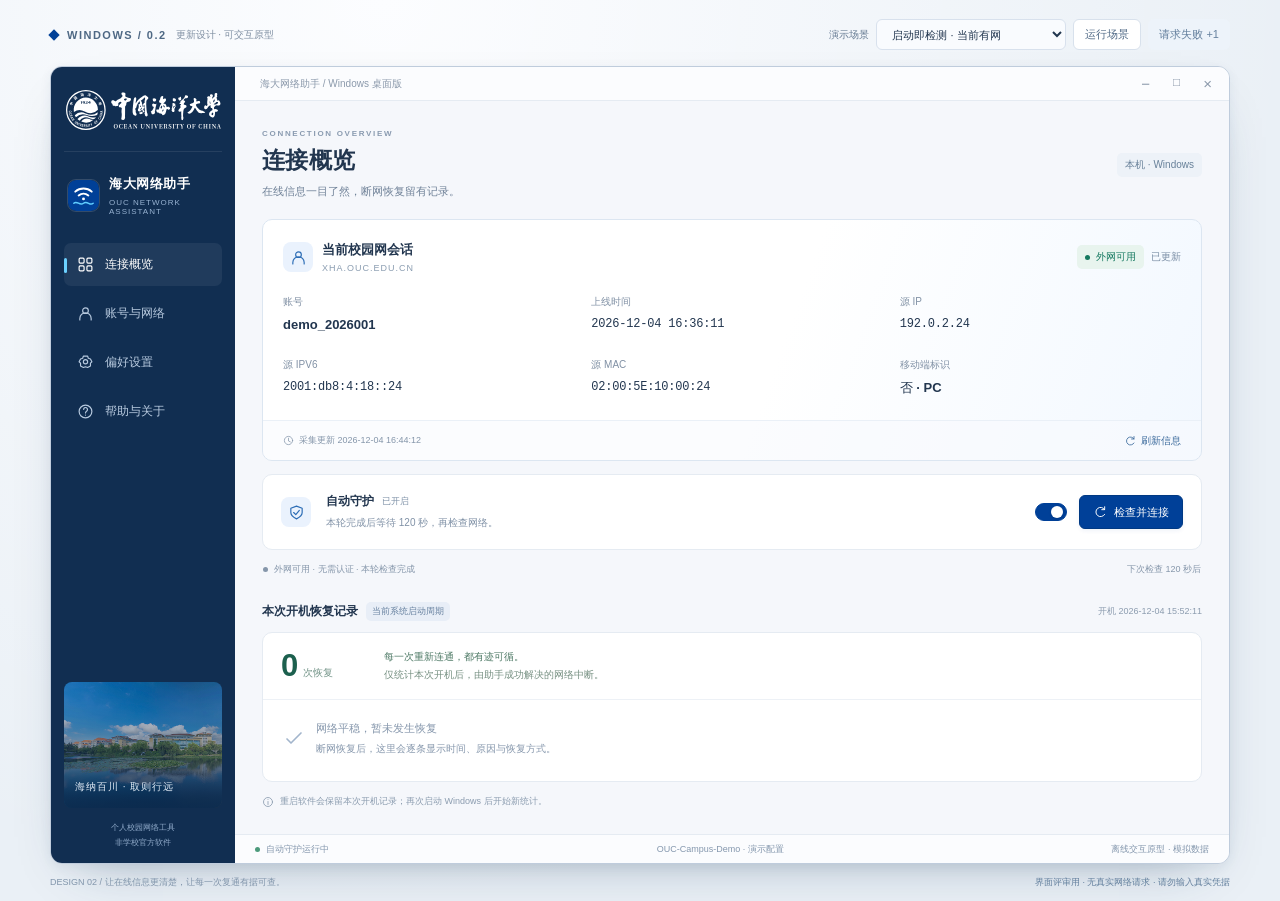
<file: design/windows/desktop-v0.2.html>
<!doctype html>
<html lang="zh-CN">
<head>
  <meta charset="utf-8">
  <meta name="viewport" content="width=device-width,initial-scale=1">
  <meta name="color-scheme" content="light">
  <title>海大网络助手 · Windows v0.2 设计原型</title>
  <link rel="icon" href="assets/app-icon.svg" type="image/svg+xml">
  <style>
    :root{font-family:"Segoe UI Variable Text","Segoe UI","Microsoft YaHei UI","Microsoft YaHei",sans-serif;font-size:13px;color:#22364f;background:#eaf0f6;--blue:#004098;--navy:#112e51;--muted:#718399;--line:#e5ebf2;--green:#167960;--amber:#946114;--red:#af4534;--canvas:#f5f7fb}
    *{box-sizing:border-box}body{margin:0;padding:14px 20px 12px;background:radial-gradient(ellipse at 30% 0,#fcfdff,transparent 72%);min-height:100vh}button,input,select{font:inherit;color:inherit}button{cursor:pointer}button:disabled{cursor:default;opacity:.48}button:focus-visible,input:focus-visible,select:focus-visible,summary:focus-visible{outline:3px solid #54b9f0;outline-offset:3px}button{border:0;background:none}input,select{height:37px;border:1px solid #d8e1ed;background:#fff;border-radius:6px;padding:0 11px;min-width:0}input{width:100%}select{cursor:pointer}input:focus,select:focus{border-color:#3b83c8}input::placeholder{color:#7e8fa4}h1,h2,h3,p{margin:0}[hidden]{display:none!important}.icon{width:18px;height:18px;fill:none;stroke:currentColor;stroke-width:1.65;stroke-linecap:round;stroke-linejoin:round;flex-shrink:0}.sprite{position:absolute;width:0;height:0;overflow:hidden}.demo-bar{max-width:1180px;margin:0 auto 11px;display:flex;gap:14px;align-items:center;justify-content:space-between;min-height:41px}.demo-title{display:flex;align-items:center;gap:9px;white-space:nowrap}.demo-title>i{height:8px;width:8px;background:var(--blue);transform:rotate(45deg)}.demo-title strong{font-size:11px;letter-spacing:1.5px;color:#4e6884}.demo-title span{font-size:10px;color:#7f8fa2}.demo-controls{display:flex;gap:7px;align-items:center}.demo-controls label{font-size:10px;color:#657a92;white-space:nowrap}.demo-controls select{height:31px;width:190px;font-size:11px;background:#f9fbfe}.demo-controls .button{height:31px;font-size:11px;padding:0 11px}.window{max-width:1180px;margin:auto;height:calc(100vh - 102px);min-height:630px;max-height:880px;display:flex;border:1px solid #bfccdc;border-radius:12px;overflow:hidden;box-shadow:0 22px 54px -30px #19395869,0 3px 12px #19395810;background:var(--canvas)}.sidebar{flex:0 0 184px;background:var(--navy);color:#fff;display:flex;flex-direction:column;padding:23px 13px 13px}.school-logo{width:155px;height:auto;margin:0 auto 21px;display:block}.brand{border-top:1px solid #ffffff16;display:flex;gap:9px;align-items:center;padding:23px 3px 27px}.brand img{width:33px;height:33px;border:1px solid #ffffff25;border-radius:9px}.brand strong{display:block;font-weight:600;font-size:13px;letter-spacing:.5px}.brand small{display:block;margin-top:5px;font-size:8px;letter-spacing:1px;color:#98b3d2}nav{display:grid;gap:6px}.nav{display:flex;gap:11px;align-items:center;text-align:left;color:#b8cadf;position:relative;width:100%;padding:13px 13px;border-radius:7px;font-size:12px}.nav .icon{width:17px;height:17px}.nav:hover{background:#ffffff0b;color:#fff}.nav.active{color:#fff;background:#ffffff10}.nav.active:before{content:"";position:absolute;left:0;top:15px;height:15px;width:3px;border-radius:3px;background:#6bd1ff}.sidebar-bottom{margin-top:auto;padding-top:24px}.campus{height:126px;border-radius:8px;overflow:hidden;position:relative;background:url('assets/ouc-campus.jpg') center/cover}.campus:after{content:"海纳百川 · 取则行远";position:absolute;inset:0;display:flex;align-items:flex-end;padding:14px 11px;background:linear-gradient(0deg,#0c2c50ef,transparent);font-size:10px;letter-spacing:1px;color:#e3edf7}.sidebar-note{font-size:8px;text-align:center;color:#92accb;margin-top:12px;line-height:1.9}.workspace{display:flex;flex-direction:column;min-width:0;flex:1}.titlebar{height:34px;flex-shrink:0;display:flex;align-items:center;justify-content:space-between;padding-left:25px;color:#8b99ab;font-size:10px;background:#fbfcfe;border-bottom:1px solid var(--line)}.window-glyphs{display:flex;gap:23px;padding:0 17px;font-size:15px;color:#8a98aa}.window-glyphs span:nth-child(2){font-size:12px}main{flex:1;min-height:0;overflow:auto;scrollbar-width:thin;scrollbar-color:#ced9e6 transparent;padding:23px 27px 24px}.page{display:none;max-width:940px;margin:auto;animation:appear .15s ease}.page.active{display:block}@keyframes appear{from{opacity:.55;transform:translateY(3px)}to{opacity:1;transform:none}}.page-heading{display:flex;justify-content:space-between;align-items:center;gap:16px;margin-bottom:18px}.eyebrow{font-size:8px;color:#8a9bb0;font-weight:600;letter-spacing:1.7px;margin-bottom:6px}h1{font-size:23px;letter-spacing:.3px;line-height:1.45;font-weight:620}.subtitle{color:var(--muted);font-size:11px;line-height:1.7;margin-top:5px}.badge{border-radius:5px;padding:5px 8px;background:#edf2f8;color:#678099;font-size:10px;white-space:nowrap}.status{display:inline-flex;align-items:center;gap:6px;padding:5px 8px;border-radius:5px;background:#e8f4ee;color:var(--green);font-size:10px;white-space:nowrap}.status i,.dot{height:5px;width:5px;border-radius:50%;background:currentColor;display:inline-block;flex-shrink:0}.status.warn{background:#fff2db;color:var(--amber)}.status.error{background:#fbece7;color:var(--red)}.surface{border:1px solid var(--line);background:#fff;border-radius:10px}.session-card{position:relative;overflow:hidden;border-color:#dce6f1;background:linear-gradient(110deg,#fff 55%,#f2f8ff)}.session-top{display:flex;align-items:center;justify-content:space-between;padding:18px 20px 0;gap:12px}.section-title{display:flex;align-items:center;gap:9px;font-size:13px;font-weight:600}.icon-tile{width:30px;height:30px;border-radius:8px;background:#eaf2fd;color:#2b6cb5;display:inline-grid;place-items:center;flex-shrink:0}.icon-tile .icon{width:17px;height:17px}.session-kicker{font-size:9px;color:#8b9db1;letter-spacing:1px;font-weight:500;margin-top:4px}.session-meta{display:flex;align-items:center;gap:7px}.session-state{font-size:10px;color:#7a8ea5}.session-state.warn{color:var(--amber)}.session-grid{display:grid;grid-template-columns:repeat(3,minmax(0,1fr));padding:17px 20px 16px;column-gap:27px;row-gap:19px}.session-item{min-width:0}.session-item dt{font-size:10px;color:#8191a5;margin-bottom:7px}.session-item dd{font-size:13px;font-weight:550;margin:0;overflow-wrap:anywhere;font-variant-numeric:tabular-nums;line-height:1.45;min-height:19px}.session-item dd.mono{font-family:Consolas,"SFMono-Regular",monospace;font-size:12px;font-weight:500;letter-spacing:-.2px}.session-item dd.loading{color:#96a9be;font-size:11px;font-weight:400}.session-bottom{display:flex;align-items:center;justify-content:space-between;gap:12px;padding:11px 20px;border-top:1px solid #eaf0f7;background:#f9fbfe99;color:#8596aa;font-size:9px;line-height:1.7}.session-bottom>span{display:flex;align-items:center;gap:5px}.session-bottom .icon{height:11px;width:11px}.inline-link{color:#3b6a9c;padding:0;font-size:10px;display:inline-flex;align-items:center;gap:5px;white-space:nowrap}.inline-link:hover{text-decoration:underline;text-underline-offset:3px}.inline-link .icon{width:12px;height:12px}.button{height:34px;padding:0 13px;border-radius:6px;font-size:11px;display:inline-flex;align-items:center;justify-content:center;gap:7px;white-space:nowrap;font-weight:500}.button .icon{height:14px;width:14px}.button.primary{background:var(--blue);border:1px solid #003983;color:#fff;box-shadow:0 2px 4px #00409810}.button.primary:hover{background:#00347e}.button.secondary{border:1px solid #d8e1ec;background:#fff;color:#536c88}.button.secondary:hover{background:#f4f8fd}.button.quiet{color:#65809e;background:#edf3fa}.button.danger{color:#a34736;background:#fdf0ec;border:1px solid #f0d9cf}.guard-strip{display:flex;align-items:center;gap:15px;padding:15px 18px;margin-top:13px}.guard-copy{flex:1;min-width:0}.guard-copy h2{font-size:12px;font-weight:600;display:flex;align-items:center;gap:8px}.guard-copy h2 span{font-size:9px;font-weight:400;color:#7e91a7}.guard-copy p{font-size:10px;color:#8192a7;line-height:1.7;margin-top:4px}.guard-controls{display:flex;align-items:center;gap:12px}.switch{width:32px;height:18px;background:#c7d2df;border:1px solid #bac7d6;border-radius:20px;padding:2px;display:flex;align-items:center;flex-shrink:0}.switch span{height:12px;width:12px;background:#fff;box-shadow:0 1px 3px #0002;border-radius:50%;transition:transform .15s}.switch.on{background:var(--blue);border-color:var(--blue)}.switch.on span{transform:translateX(13px)}.check-line{padding:10px 1px 0;display:flex;align-items:center;justify-content:space-between;gap:12px;font-size:9px;color:#8596aa;min-height:29px}.check-line>span{display:flex;align-items:center;gap:6px}.check-line.warn{color:var(--amber)}.spinner{height:10px;width:10px;border:1.5px solid #b8d0e8;border-top-color:#176db7;border-radius:50%;animation:spin 1s linear infinite;display:inline-block;flex-shrink:0}@keyframes spin{to{transform:rotate(360deg)}}.pause-banner{display:flex;align-items:center;gap:11px;background:#fff3ed;border:1px solid #ecd5c7;border-radius:8px;padding:13px 15px;margin-bottom:13px;color:#98502b}.pause-banner>.icon{width:20px;height:20px}.pause-banner>div{flex:1}.pause-banner strong{display:block;font-size:11px;font-weight:600;line-height:1.6}.pause-banner p{font-size:10px;margin-top:3px;line-height:1.6;color:#a0785e}.pause-banner .button{background:#fff;border-color:#e3cbb9;color:#98502b}.recovery-heading{display:flex;align-items:center;justify-content:space-between;gap:15px;margin:19px 0 11px}.recovery-title{display:flex;align-items:center;gap:8px}.recovery-title h2{font-size:12px;font-weight:600}.recovery-title>span{background:#e8eef7;border-radius:5px;font-size:9px;color:#6882a0;padding:3px 6px}.recovery-heading>small{font-size:9px;color:#8c9caf}.recovery-summary{display:flex;gap:18px;align-items:center;padding:15px 18px}.recovery-total{display:flex;align-items:baseline;gap:5px;min-width:85px;color:#1c604e}.recovery-total strong{font-size:31px;font-weight:550;font-variant-numeric:tabular-nums;line-height:1.1}.recovery-total span{font-size:10px;color:#749589}.recovery-summary p{font-size:10px;color:#769082;line-height:1.8}.recovery-summary p strong{font-weight:500;color:#4d7965;display:block}.recovery-list{border-top:1px solid #edf1f6;padding:1px 18px 4px;max-height:240px;overflow:auto}.empty{display:flex;align-items:center;gap:10px;padding:20px 1px;color:#8798ad}.empty .icon{height:24px;width:24px;color:#a2b5cc}.empty strong{font-size:11px;font-weight:500;display:block;margin-bottom:4px}.empty p{font-size:10px;line-height:1.7}.recovery-row{display:flex;align-items:flex-start;gap:10px;padding:13px 0;border-top:1px solid #eff3f7}.recovery-row:first-child{border-top:0}.recovery-mark{height:19px;width:19px;background:#e6f4ec;border-radius:50%;display:grid;place-items:center;color:#3d8d6c;flex-shrink:0;margin-top:1px}.recovery-mark .icon{height:11px;width:11px}.recovery-row time{display:block;font-size:11px;font-variant-numeric:tabular-nums;font-weight:500}.recovery-row p{font-size:10px;color:#7b8fa6;margin-top:5px;line-height:1.6}.recovery-row .badge{margin-left:auto;background:#eef6f2;color:#669482;font-size:9px}.overview-footnote{display:flex;align-items:center;gap:6px;margin-top:12px;font-size:9px;color:#8b9caf;line-height:1.7}.overview-footnote .icon{width:12px;height:12px}.statusbar{height:29px;display:flex;align-items:center;justify-content:space-between;gap:8px;padding:0 20px;background:#fbfcfe;border-top:1px solid var(--line);color:#8497ad;font-size:9px;flex-shrink:0}.statusbar>span:first-child{display:flex;align-items:center;gap:6px}.statusbar .dot{color:#4c9a7b}.statusbar .dot.warn{color:#b48745}.prototype-footer{max-width:1180px;display:flex;gap:14px;justify-content:space-between;align-items:center;margin:11px auto 0;font-size:9px;color:#8195ab;line-height:1.6}.prototype-footer>span:last-child{color:#627f9d}.form-card{padding:20px;margin-bottom:15px}.form-card-heading{display:flex;align-items:center;gap:10px;margin-bottom:18px}.form-card-heading h2{font-size:13px;font-weight:600}.form-card-heading p{font-size:10px;color:#8293a8;margin-top:5px;line-height:1.6}.form-card-heading>.badge{margin-left:auto}.field{display:block;font-size:11px;font-weight:500}.field>input,.field>select{display:block;margin-top:8px;width:100%}.field small{display:block;font-size:10px;font-weight:400;color:#8597ad;margin-top:7px;line-height:1.7}.wide-field{max-width:100%}.form-row{display:grid;grid-template-columns:1fr 1fr;gap:19px;margin-top:19px}.account-picker{display:flex;align-items:flex-end;gap:9px}.account-picker .field{flex:1}.account-picker .button{height:37px}.active-account-note{display:flex;gap:7px;align-items:center;padding:11px 12px;background:#f3f7fc;border-radius:6px;color:#7890a9;font-size:10px;line-height:1.7;margin-top:16px}.active-account-note .icon{width:13px;height:13px}.active-account-note strong{font-weight:500;color:#496a8d}.form-footer{display:flex;justify-content:space-between;gap:15px;align-items:center;border-top:1px solid #edf1f7;padding-top:15px;margin-top:18px}.form-footer>span{font-size:10px;color:#8a99ac;line-height:1.7}.form-footer>div{display:flex;gap:8px}.soft-note{display:flex;gap:8px;align-items:flex-start;font-size:10px;line-height:1.9;color:#8194ab;margin-top:13px;padding:0 2px}.soft-note .icon{height:14px;width:14px;margin-top:2px}.notice{border:1px solid #e6d8bd;border-radius:7px;padding:11px 13px;background:#fff8eb;color:#967347;font-size:10px;line-height:1.8}.settings-title{font-size:11px;color:#6e839c;font-weight:500;margin:20px 1px 10px}.settings-group{padding:0 19px}.setting-row{display:flex;align-items:center;justify-content:space-between;gap:20px;padding:17px 0;border-top:1px solid #edf1f6}.setting-row:first-child{border-top:0}.setting-row h3{font-size:11px;font-weight:550;line-height:1.7}.setting-row p{color:#8495a9;font-size:10px;line-height:1.8;margin-top:4px}.setting-row>div:first-child{flex:1}.number-control{display:flex;align-items:center;gap:8px;font-size:11px;color:#6f85a0}.number-control input{width:88px;font-variant-numeric:tabular-nums}.setting-note{background:#f5f8fc;border-radius:6px;color:#7890a9;padding:12px 13px;font-size:10px;line-height:1.9;margin-bottom:15px}.setting-note.warning{background:#fff5e3;color:#916b31}.setting-note strong{font-weight:550;display:block}.schedule-facts{display:grid;grid-template-columns:repeat(3,1fr);gap:10px;padding:0 0 17px}.schedule-facts>div{border:1px solid #e9eef4;border-radius:6px;padding:10px 11px}.schedule-facts dt{font-size:9px;color:#8295ab}.schedule-facts dd{margin:5px 0 0;font-size:12px;font-weight:500;font-variant-numeric:tabular-nums}.group-footnote{font-size:9px;line-height:1.8;color:#8a9cb1;margin:12px 2px}.about-card{display:flex;align-items:center;gap:16px;padding:23px}.about-card img{height:57px;width:57px}.about-card h2{font-size:17px;font-weight:600}.about-card p{font-size:11px;color:#8194ac;margin:7px 0 11px}.faq{margin-top:17px}.faq details{border-bottom:1px solid #e5ebf2;padding:14px 0}.faq summary{font-size:11px;color:#4e6b8b;font-weight:500;cursor:pointer;line-height:1.8}.faq details p{font-size:10px;line-height:1.95;color:#8093aa;margin:9px 0 0 15px}.help-note{font-size:10px;line-height:1.9;color:#8799af;margin-top:18px}.toast{position:fixed;bottom:55px;left:calc(50% + 70px);transform:translateX(-50%);max-width:min(520px,90vw);padding:12px 18px;color:#fff;background:#173b60f5;box-shadow:0 5px 20px #132c4a30;border:1px solid #42617e;border-radius:7px;font-size:11px;line-height:1.7;z-index:50;text-align:center}.dev-meter{font-variant-numeric:tabular-nums;white-space:nowrap}.faux-link{color:#4d739e}.mobile-brand{display:none}
    dl{margin:0}
    @media(min-height:900px){main{padding-top:28px}.session-grid{row-gap:23px;padding-top:22px;padding-bottom:22px}.session-top{padding-top:21px}.guard-strip{padding-top:18px;padding-bottom:18px}.recovery-heading{margin-top:23px}}
    @media(max-width:1000px){body{padding:12px}.sidebar{flex-basis:168px;padding-left:11px;padding-right:11px}.school-logo{width:143px}.brand strong{font-size:12px}.brand{gap:7px}.brand img{width:30px;height:30px}main{padding:21px}.session-grid{column-gap:16px}.session-item dd{font-size:12px}.demo-title span{display:none}.demo-controls label{display:none}.guard-strip{gap:11px}.guard-controls{gap:8px}.prototype-footer>span:last-child{font-size:8px}.window{height:calc(100vh - 99px)}}
    @media(max-width:790px){.sidebar{flex-basis:66px;padding:21px 8px 12px}.school-logo,.brand>div,.nav>span,.campus,.sidebar-note{display:none}.brand{border:0;padding:0 0 27px;justify-content:center}.brand img{height:35px;width:35px}.nav{justify-content:center;padding:14px 0}.nav .icon{width:19px;height:19px}.nav.active:before{top:17px}.sidebar-bottom{padding:0}.session-grid{column-gap:18px}.demo-controls select{width:177px}.page-heading .badge{display:none}main{padding:21px 19px}.session-top,.session-grid{padding-left:17px;padding-right:17px}.session-bottom{padding-left:17px;padding-right:17px}.guard-strip>.icon-tile{display:none}.guard-controls .button{padding:0 10px}.guard-copy p{max-width:245px}.prototype-footer>span:last-child{display:none}.toast{left:50%}.setting-row{gap:15px}}
    @media(max-width:610px){body{padding:8px}.demo-bar{flex-wrap:wrap;gap:8px;margin-bottom:9px}.demo-title{height:19px}.demo-title strong{font-size:10px}.demo-controls{width:100%;gap:6px}.demo-controls select{flex:1;width:0}.demo-controls .button{padding:0 10px}.window{min-height:620px;height:calc(100vh - 130px);border-radius:9px}.sidebar{flex-basis:55px;padding:17px 5px}.brand img{height:31px;width:31px}.nav{padding:13px 0}.titlebar{padding-left:16px}.titlebar>span{font-size:9px}.window-glyphs{gap:16px;padding:0 13px}main{padding:19px 14px}.page-heading{margin-bottom:15px}h1{font-size:20px}.subtitle{font-size:10px}.session-top{padding:15px 14px 0;align-items:flex-start}.section-title{font-size:12px;gap:7px}.section-title .icon-tile{width:26px;height:26px}.session-kicker{font-size:7px}.session-meta{flex-direction:column;align-items:flex-end;gap:5px}.session-state{font-size:9px}.session-grid{grid-template-columns:repeat(2,minmax(0,1fr));padding:17px 14px;row-gap:17px;column-gap:14px}.session-item dd{font-size:11px}.session-item dd.mono{font-size:11px}.session-item dt{font-size:9px}.session-bottom{padding:10px 14px;align-items:flex-start;gap:8px}.session-bottom>span{display:block;max-width:190px;font-size:8px}.session-bottom>span .icon{display:none}.guard-strip{padding:13px;gap:8px;flex-wrap:wrap}.guard-copy{flex-basis:60%}.guard-copy h2{font-size:11px;gap:5px}.guard-copy h2 span{font-size:8px}.guard-copy p{font-size:9px;max-width:none}.guard-controls{gap:8px;margin-left:auto}.guard-controls .button{height:30px;font-size:10px}.guard-controls .switch{display:none}.check-line{display:block;font-size:8px;line-height:1.9}.check-line>span:last-child{margin-top:2px}.recovery-heading{align-items:flex-start;margin-top:16px;gap:6px}.recovery-title h2{font-size:11px}.recovery-title>span{font-size:8px}.recovery-heading>small{font-size:8px;max-width:105px;text-align:right;line-height:1.7}.recovery-summary{padding:13px;gap:10px}.recovery-total{min-width:60px}.recovery-total strong{font-size:27px}.recovery-summary p{font-size:9px}.recovery-list{padding-left:13px;padding-right:13px}.recovery-row time{font-size:10px}.recovery-row p{font-size:9px}.recovery-row>.badge{display:none}.overview-footnote{font-size:8px}.statusbar{padding:0 12px;font-size:8px}.statusbar>span:last-child{display:none}.pause-banner{padding:11px;gap:8px;flex-wrap:wrap}.pause-banner>.icon{display:none}.pause-banner strong{font-size:10px}.pause-banner p{font-size:9px}.pause-banner .button{height:29px;font-size:10px}.form-card{padding:15px}.form-card-heading{gap:8px}.form-card-heading h2{font-size:12px}.form-card-heading p{font-size:9px}.form-card-heading>.badge{display:none}.form-row{grid-template-columns:1fr;gap:15px;margin-top:16px}.account-picker{gap:6px}.account-picker .button{padding:0 9px;font-size:10px}.active-account-note{align-items:flex-start;font-size:9px}.form-footer{flex-wrap:wrap;gap:10px}.form-footer>span{font-size:9px}.form-footer>div{margin-left:auto}.notice{font-size:9px}.settings-group{padding:0 13px}.setting-row{gap:10px;padding:15px 0}.setting-row h3{font-size:10px}.setting-row p{font-size:9px}.number-control input{width:65px}.schedule-facts{gap:6px}.schedule-facts>div{padding:9px 7px}.schedule-facts dt{font-size:8px}.schedule-facts dd{font-size:10px}.setting-note{font-size:9px}.about-card{padding:16px;gap:12px}.about-card img{height:45px;width:45px}.about-card h2{font-size:14px}.about-card p{font-size:9px}.about-card .badge{font-size:8px}.faq summary{font-size:10px}.faq details p{font-size:9px}.prototype-footer{font-size:8px;margin-top:9px}.soft-note{font-size:9px}.help-note{font-size:9px}}
    @media(prefers-reduced-motion:reduce){*,*:before,*:after{animation:none!important;transition:none!important}}
  </style>
</head>
<body>
  <svg class="sprite" aria-hidden="true"><defs>
    <symbol id="i-grid" viewBox="0 0 24 24"><rect x="3" y="3" width="7" height="7" rx="1.5"/><rect x="14" y="3" width="7" height="7" rx="1.5"/><rect x="3" y="14" width="7" height="7" rx="1.5"/><rect x="14" y="14" width="7" height="7" rx="1.5"/></symbol>
    <symbol id="i-wifi" viewBox="0 0 24 24"><path d="M3 9a14 14 0 0 1 18 0M6 12a9 9 0 0 1 12 0M9 15a4.5 4.5 0 0 1 6 0"/><circle cx="12" cy="19" r=".6"/></symbol>
    <symbol id="i-user" viewBox="0 0 24 24"><circle cx="12" cy="8" r="4"/><path d="M4 21v-2a8 8 0 0 1 16 0v2"/></symbol>
    <symbol id="i-shield" viewBox="0 0 24 24"><path d="m12 3 8 3v6c0 4-4 7-8 9-4-2-8-5-8-9V6z"/><path d="m8 12 3 3 5-6"/></symbol>
    <symbol id="i-settings" viewBox="0 0 24 24"><path d="m9 3-1 3-3 1-2 4 2 2v4l4 2 3-1 3 1 4-2v-4l2-2-2-4-3-1-1-3z"/><circle cx="12" cy="11" r="3"/></symbol>
    <symbol id="i-help" viewBox="0 0 24 24"><circle cx="12" cy="12" r="9"/><path d="M9.4 9a2.7 2.7 0 1 1 4.4 2.2c-1.5 1-1.8 1.3-1.8 2.8M12 17h.01"/></symbol>
    <symbol id="i-refresh" viewBox="0 0 24 24"><path d="M20 8a8 8 0 1 0 0 8M20 3v5h-5"/></symbol>
    <symbol id="i-check" viewBox="0 0 24 24"><path d="m5 12 4 4L19 6"/></symbol>
    <symbol id="i-clock" viewBox="0 0 24 24"><circle cx="12" cy="12" r="9"/><path d="M12 7v6l4 2"/></symbol>
    <symbol id="i-info" viewBox="0 0 24 24"><circle cx="12" cy="12" r="9"/><path d="M12 11v6M12 7h.01"/></symbol>
    <symbol id="i-pause" viewBox="0 0 24 24"><circle cx="12" cy="12" r="9"/><path d="M9 8v8M15 8v8"/></symbol>
    <symbol id="i-arrow" viewBox="0 0 24 24"><path d="M4 12h15m-5-5 5 5-5 5"/></symbol>
    <symbol id="i-plus" viewBox="0 0 24 24"><path d="M12 5v14M5 12h14"/></symbol>
  </defs></svg>

  <div class="demo-bar" aria-label="原型演示控制台">
    <div class="demo-title"><i aria-hidden="true"></i><strong>WINDOWS / 0.2</strong><span>更新设计 · 可交互原型</span></div>
    <div class="demo-controls">
      <label for="demo-scenario">演示场景</label>
      <select id="demo-scenario" aria-label="选择演示场景">
        <option value="startup-online">启动即检测 · 当前有网</option>
        <option value="startup-offline">启动即检测 · 断网后登录</option>
        <option value="outage">网络中断 → 自动恢复</option>
        <option value="info-stale">会话获取失败 · 保留旧值</option>
        <option value="info-empty">会话获取失败 · 无缓存</option>
        <option value="fail">下一次 HTTP 请求失败</option>
        <option value="short">1 秒间隔 · 3.2 秒请求</option>
        <option value="restart-app">重启软件 · 保留本次统计</option>
        <option value="restart-pc">模拟重启电脑 · 清空统计</option>
        <option value="duplicate">重复上报同一次恢复</option>
      </select>
      <button class="button secondary" id="run-demo">运行场景</button>
      <button class="button quiet" id="demo-fail" title="每点击一次，模拟一个 HTTP 请求失败">请求失败 +1</button>
    </div>
  </div>

  <div class="window">
    <aside class="sidebar" aria-label="应用导航">
      <img class="school-logo" src="assets/ouc-logo.svg" alt="中国海洋大学">
      <div class="brand"><img src="assets/app-icon.svg" alt="" width="33" height="33"><div><strong>海大网络助手</strong><small>OUC NETWORK ASSISTANT</small></div></div>
      <nav>
        <button class="nav active" data-page="overview" aria-current="page" title="连接概览"><svg class="icon" aria-hidden="true"><use href="#i-grid"/></svg><span>连接概览</span></button>
        <button class="nav" data-page="account" title="账号与网络"><svg class="icon" aria-hidden="true"><use href="#i-user"/></svg><span>账号与网络</span></button>
        <button class="nav" data-page="settings" title="偏好设置"><svg class="icon" aria-hidden="true"><use href="#i-settings"/></svg><span>偏好设置</span></button>
        <button class="nav" data-page="help" title="帮助与关于"><svg class="icon" aria-hidden="true"><use href="#i-help"/></svg><span>帮助与关于</span></button>
      </nav>
      <div class="sidebar-bottom"><div class="campus" role="img" aria-label="中国海洋大学校园"></div><p class="sidebar-note">个人校园网络工具<br>非学校官方软件</p></div>
    </aside>
    <div class="workspace">
      <div class="titlebar"><span>海大网络助手 <span aria-hidden="true"> / </span> Windows 桌面版</span><div class="window-glyphs" aria-hidden="true"><span>−</span><span>□</span><span>×</span></div></div>
      <main id="main-content">
        <section class="page active" id="page-overview" aria-labelledby="overview-title">
          <div class="page-heading"><div><div class="eyebrow">CONNECTION OVERVIEW</div><h1 id="overview-title">连接概览</h1><p class="subtitle">在线信息一目了然，断网恢复留有记录。</p></div><span class="badge">本机 · Windows</span></div>
          <div class="pause-banner" id="pause-banner" role="alert" hidden><svg class="icon" aria-hidden="true"><use href="#i-pause"/></svg><div><strong>连续 3 次网络请求失败，已停止自动请求</strong><p>检查网络后手动重试。切换页面或重新开启守护会保留暂停状态。</p></div><button class="button secondary" id="retry-request">手动重试</button></div>
          <article class="surface session-card" aria-labelledby="session-title">
            <div class="session-top"><div class="section-title"><span class="icon-tile"><svg class="icon" aria-hidden="true"><use href="#i-user"/></svg></span><div><h2 id="session-title" style="font-size:13px;font-weight:600">当前在线会话</h2><div class="session-kicker">XHA.OUC.EDU.CN</div></div></div><div class="session-meta"><span class="status" id="connectivity-pill"><i></i><span>正在检测</span></span><span class="session-state" id="session-state">获取中</span></div></div>
            <dl class="session-grid" id="session-fields">
              <div class="session-item"><dt>账号</dt><dd id="session-account">—</dd></div>
              <div class="session-item"><dt>上线时间</dt><dd class="mono" id="session-online">—</dd></div>
              <div class="session-item"><dt>源 IP</dt><dd class="mono" id="session-ip">—</dd></div>
              <div class="session-item"><dt>源 IPV6</dt><dd class="mono" id="session-ipv6">—</dd></div>
              <div class="session-item"><dt>源 MAC</dt><dd class="mono" id="session-mac">—</dd></div>
              <div class="session-item"><dt>移动端标识</dt><dd id="session-mobile">—</dd></div>
            </dl>
            <div class="session-bottom"><span><svg class="icon" aria-hidden="true"><use href="#i-clock"/></svg><span id="session-updated">启动后立即检测，并读取当前会话</span></span><button class="inline-link" id="refresh-session"><svg class="icon" aria-hidden="true"><use href="#i-refresh"/></svg>刷新信息</button></div>
          </article>
          <article class="surface guard-strip" aria-labelledby="guard-title"><span class="icon-tile"><svg class="icon" aria-hidden="true"><use href="#i-shield"/></svg></span><div class="guard-copy"><h2 id="guard-title">自动守护 <span id="guard-label">已开启</span></h2><p id="guard-description">本轮完成后等待 120 秒，再检查网络。</p></div><div class="guard-controls"><button class="switch on" id="guard-toggle" role="switch" aria-checked="true" aria-label="自动守护"><span></span></button><button class="button primary" id="check-network"><svg class="icon" aria-hidden="true"><use href="#i-refresh"/></svg><span>检查并连接</span></button></div></article>
          <div class="check-line" id="check-line" aria-live="polite"><span id="request-state"><span class="spinner" aria-hidden="true"></span>启动检测中…</span><span class="dev-meter" id="next-check">本轮执行中</span></div>
          <div class="recovery-heading"><div class="recovery-title"><h2>本次开机恢复记录</h2><span id="boot-badge">当前系统启动周期</span></div><small id="boot-time">开机时间 —</small></div>
          <article class="surface"><div class="recovery-summary"><div class="recovery-total"><strong id="recovery-count">0</strong><span>次恢复</span></div><p><strong>每一次重新连通，都有迹可循。</strong>仅统计本次开机后，由助手成功解决的网络中断。</p></div><div class="recovery-list" id="recovery-list"><div class="empty"><svg class="icon" aria-hidden="true"><use href="#i-check"/></svg><div><strong>网络平稳，暂未发生恢复</strong><p>断网恢复后，这里会逐条显示时间、原因与恢复方式。</p></div></div></div></article>
          <p class="overview-footnote"><svg class="icon" aria-hidden="true"><use href="#i-info"/></svg>重启软件会保留本次开机记录；再次启动 Windows 后开始新统计。</p>
        </section>

        <section class="page" id="page-account" aria-labelledby="account-title">
          <div class="page-heading"><div><div class="eyebrow">ACCOUNT & NETWORK</div><h1 id="account-title">账号与网络</h1><p class="subtitle">先选 Wi-Fi，再选择下次恢复网络时使用的账号。</p></div></div>
          <div class="surface form-card"><div class="form-card-heading"><span class="icon-tile"><svg class="icon" aria-hidden="true"><use href="#i-wifi"/></svg></span><div><h2>Wi-Fi</h2><p>从 Windows 已保存的无线网络中选择。</p></div><span class="badge">Windows 管理 Wi-Fi 密码</span></div><label class="field wide-field" for="wifi-select">已保存的 Wi-Fi<select id="wifi-select"><option value="OUC-Campus-Demo">OUC-Campus-Demo（已保存）</option><option value="OUC-Library-Demo">OUC-Library-Demo（已保存）</option><option value="OUC-Dorm-Demo">OUC-Dorm-Demo（已保存）</option></select><small id="wifi-note">当前选择：OUC-Campus-Demo · 下次恢复使用此配置</small></label></div>
          <form class="surface form-card" id="account-form" autocomplete="off"><div class="form-card-heading"><span class="icon-tile"><svg class="icon" aria-hidden="true"><use href="#i-user"/></svg></span><div><h2>校园网账号</h2><p>保存多个账号，按需切换。</p></div><span class="badge" id="saved-account-count">2 个演示账号</span></div><div class="account-picker"><label class="field" for="account-select">下次认证使用<select id="account-select"></select></label><button type="button" class="button secondary" id="add-account"><svg class="icon" aria-hidden="true"><use href="#i-plus"/></svg>新增账号</button></div><div class="form-row"><label class="field" for="account-name">校园网账号<input id="account-name" autocomplete="off" spellcheck="false" maxlength="64" required><small>请使用虚构账号体验此原型。</small></label><label class="field" for="account-password">校园网密码<input id="account-password" type="password" value="" placeholder="********" autocomplete="new-password" maxlength="128"><small id="password-hint">已保存密码 · 留空保留，输入新值后保存可替换。</small></label></div><div class="active-account-note"><svg class="icon" aria-hidden="true"><use href="#i-info"/></svg><span id="actual-online-account">当前在线账号：<strong>—</strong></span></div><div class="form-footer"><span id="account-save-state" role="status">密码以固定掩码表示，切换账号后自动显示对应状态。</span><div><button class="button danger" id="delete-account" type="button">删除账号</button><button class="button primary" type="submit">保存账号</button></div></div></form>
          <div class="notice">交互设计演示：请勿输入真实账号或密码。输入仅供当前页面演示，刷新页面即丢弃；保存操作只保留“已设置密码”状态。</div>
          <p class="soft-note"><svg class="icon" aria-hidden="true"><use href="#i-shield"/></svg><span>正式版规划：账号密码由 Windows 当前用户加密保存。在线会话展示门户返回的账号；切换已保存账号后，在下一次认证时生效。</span></p>
        </section>

        <section class="page" id="page-settings" aria-labelledby="settings-title">
          <div class="page-heading"><div><div class="eyebrow">PREFERENCES</div><h1 id="settings-title">偏好设置</h1><p class="subtitle">按秒设置检查间隔，请求始终逐轮执行。</p></div></div>
          <h2 class="settings-title">检查与调度</h2><div class="surface settings-group"><div class="setting-row"><div><h3>网络检查间隔</h3><p>本轮全部请求完成后，再等待设定秒数。</p></div><label class="number-control" for="interval-seconds"><input type="number" min="1" step="1" value="120" id="interval-seconds" inputmode="numeric" aria-label="网络检查间隔，秒"><span>秒</span></label></div><div class="setting-note" id="interval-note" aria-live="polite"><strong>当前间隔 120 秒 · 最小 1 秒</strong>采用串行调度，本轮结束后重新计时。</div><dl class="schedule-facts"><div><dt>最近一轮耗时</dt><dd id="last-duration">—</dd></div><div><dt>正在执行的轮次</dt><dd id="active-rounds">1 / 1</dd></div><div><dt>已合并触发</dt><dd id="pending-triggers">0 / 1</dd></div></dl></div>
          <h2 class="settings-title">启动与窗口</h2><div class="surface settings-group"><div class="setting-row"><div><h3>登录 Windows 后自动运行</h3><p>每次启动立即检测，断网时立即尝试登录。</p></div><button class="switch on" role="switch" aria-checked="true" aria-label="登录 Windows 后自动运行" data-demo-switch><span></span></button></div><div class="setting-row"><div><h3>关闭窗口时收起到托盘</h3><p>主界面关闭后继续后台守护。</p></div><button class="switch on" role="switch" aria-checked="true" aria-label="关闭窗口时收起到托盘" data-demo-switch><span></span></button></div></div>
          <h2 class="settings-title">请求失败处理</h2><div class="surface settings-group"><div class="setting-row"><div><h3>连续 3 次 HTTP 请求失败后，停止自动请求</h3><p>超时、连接错误和无效响应计为失败；成功响应清零。<br>检测到需要认证，按正常流程继续登录。</p></div><span class="badge">等待手动重试</span></div></div><p class="group-footnote">调度器最多执行一轮。运行中重复触发会合并，完成后清除，随后重新等待设定秒数。暂停状态保留，切换页面或开启守护不会解除。</p>
        </section>

        <section class="page" id="page-help" aria-labelledby="help-title">
          <div class="page-heading"><div><div class="eyebrow">HELP & ABOUT</div><h1 id="help-title">帮助与关于</h1><p class="subtitle">连接状态、在线信息与恢复次数，各有明确含义。</p></div></div>
          <div class="surface about-card"><img src="assets/app-icon.svg" alt="海大网络助手图标" width="57" height="57"><div><h2>海大网络助手</h2><p>Windows 桌面版 · 更新设计 v0.2</p><span class="badge">个人工具 · 非学校官方软件</span></div></div>
          <div class="faq"><details open><summary>启动后什么时候检测网络？</summary><p>立即执行第一轮，不等待检查间隔。外网可用时读取在线会话；检测到需要认证时，使用已选 Wi-Fi 与校园网账号尝试恢复，复通后刷新在线信息。</p></details><details><summary>为什么外网可用，但在线会话暂不可用？</summary><p>网络连通性与校园网门户信息分别展示。门户读取失败时，有旧数据则注明更新时间和“旧数据”；没有可用数据时显示“暂不可用”。源 IP 等字段以门户实际返回值为准。</p></details><details><summary>什么时候会计入一次网络恢复？</summary><p>同一次中断在助手完成恢复并验证外网可用后计入一次。普通在线检查、失败请求、重复回调均不增加计数。记录跟随当前 Windows 启动周期，重启软件后保留。</p></details><details><summary>请求暂停后怎样恢复？</summary><p>连续三个 HTTP 请求失败后停止所有自动网络请求。可在连接概览中手动重试；成功请求将连续失败数清零。等待、切换页面或切换守护开关都不会解除暂停。</p></details><details><summary>检查间隔太短，会同时发起多轮请求吗？</summary><p>每轮完成后，再等待设定秒数。若最近一轮耗时超过设置间隔，会显示间隔过小提示。任何时刻只有一轮执行，重复触发被合并，无历史触发补发。</p></details><details><summary>如何查看所有更新状态？</summary><p>使用窗口上方的“演示场景”。“请求失败 +1”可逐次查看第一次、第二次与第三次失败；“1 秒间隔”演示 3.2 秒请求的串行调度；重启软件和重启电脑演示恢复记录的生命周期。</p></details></div>
          <p class="help-note">此原型的所有网络行为均为本页定时模拟。账号和地址为虚构数据；IPv4 使用 192.0.2.0/24，IPv6 使用 2001:db8::/32 文档地址。门户标识用于说明信息来源。</p>
        </section>
      </main>
      <footer class="statusbar"><span><i class="dot" id="footer-dot"></i><span id="footer-status">启动检测中</span></span><span id="footer-network">OUC-Campus-Demo · 演示配置</span><span>离线交互原型 · 模拟数据</span></footer>
    </div>
  </div>
  <div class="prototype-footer"><span>DESIGN 02 / 让在线信息更清楚，让每一次复通有据可查。</span><span>界面评审用 · 无真实网络请求 · 请勿输入真实凭据</span></div>
  <div class="toast" id="toast" role="status" aria-live="polite" hidden></div>

  <script>
    'use strict';
    // Deliberately offline. No fetch, XHR, credential persistence, or OS integration.
    const $ = id => document.getElementById(id);
    const state = {
      accounts: [{id:'demo_2026001',hasSecret:true},{id:'demo_2026002',hasSecret:true}],
      selected:'demo_2026001', wifi:'OUC-Campus-Demo', onlineAccount:'demo_2026001',
      online:true, connectivityKnown:false, onlineAt:new Date(Date.now()-8*60000), info:'loading', cache:null, updated:null, interval:120,
      guard:true, paused:false, failures:0, busy:false, pending:0, ignored:0,
      duration:null, nextDue:null, timer:null, runToken:0, round:0,
      bootAt:new Date(Date.now()-52*60000), recoveries:[], recoveredIds:new Set(),
      outageId:null, nextOutage:0, shortDemo:false, lastMessage:'启动检测中…'
    };
    let toastTimer;
    const fieldNames = ['account','online','ip','ipv6','mac','mobile'];
    function timestamp(date) {
      const d = new Date(date), pad = value => String(value).padStart(2,'0');
      return `${d.getFullYear()}-${pad(d.getMonth()+1)}-${pad(d.getDate())} ${pad(d.getHours())}:${pad(d.getMinutes())}:${pad(d.getSeconds())}`;
    }
    function toast(message) { $('toast').textContent=message; $('toast').hidden=false; clearTimeout(toastTimer); toastTimer=setTimeout(()=>$('toast').hidden=true,4200); }
    function icon(name) { const svg=document.createElementNS('http://www.w3.org/2000/svg','svg');svg.setAttribute('class','icon');svg.setAttribute('aria-hidden','true');const use=document.createElementNS('http://www.w3.org/2000/svg','use');use.setAttribute('href',`#i-${name}`);svg.append(use);return svg; }
    function showPage(page) { document.querySelectorAll('.page').forEach(el=>el.classList.toggle('active',el.id===`page-${page}`));document.querySelectorAll('.nav').forEach(el=>{const active=el.dataset.page===page;el.classList.toggle('active',active);if(active)el.setAttribute('aria-current','page');else el.removeAttribute('aria-current');});$('main-content').scrollTop=0; }
    document.querySelectorAll('[data-page]').forEach(button=>button.addEventListener('click',()=>showPage(button.dataset.page)));
    function captureSession(account=state.onlineAccount) {
      state.cache={account,online:timestamp(state.onlineAt),ip:'192.0.2.24',ipv6:'2001:db8:4:18::24',mac:'02:00:5E:10:00:24',mobile:'否 · PC'};
      state.updated=new Date();state.info='ready';
    }
    function renderSession() {
      const labels={loading:'获取中',ready:'已更新',stale:'旧数据',unavailable:'暂不可用'};
      $('session-state').textContent=labels[state.info];$('session-state').classList.toggle('warn',['stale','unavailable'].includes(state.info));
      const pill=$('connectivity-pill');pill.className='status'+(!state.connectivityKnown||state.paused||state.failures>0||!state.online?' warn':'');
      pill.lastElementChild.textContent=!state.connectivityKnown?(state.busy?'正在检测':'状态待确认'):state.paused||state.failures>0?(state.online?'上次检查可用':'状态待确认'):state.busy&&!state.online?'正在恢复':state.online?'外网可用':'外网不可用';
      $('session-title').textContent=state.cache&&(!state.online||state.info==='stale'||state.paused)?'上次校园网会话':'当前校园网会话';
      fieldNames.forEach(name=>{const el=$(`session-${name}`);el.textContent=state.cache?state.cache[name]:state.info==='loading'?'正在获取…':'—';el.classList.toggle('loading',!state.cache);});
      $('session-updated').textContent=state.info==='loading'?(state.cache?'正在刷新 · 仍显示上次采集数据':'正在读取在线会话信息'):state.info==='unavailable'?'门户信息读取失败 · 尚无可用数据':`${state.info==='stale'?'刷新失败 · 上次采集':'采集更新'} ${timestamp(state.updated)}`;
      $('actual-online-account').replaceChildren();const text=document.createTextNode(state.online?'当前在线账号：':'最近一次在线账号：');const strong=document.createElement('strong');strong.textContent=state.onlineAccount;$('actual-online-account').append(text,strong,document.createTextNode(state.selected!==state.onlineAccount?' · 已选账号将在下次认证时使用':' · 与当前选择一致'));
    }
    function renderAccounts() {
      const select=$('account-select');select.replaceChildren();
      state.accounts.forEach(account=>{const option=document.createElement('option');option.value=account.id;option.textContent=`${account.id}（${account.hasSecret?'已保存密码':'待设置密码'}）`;select.append(option);});
      if(!state.selected){const option=document.createElement('option');option.value='';option.textContent='新增虚构账号…';select.append(option);}
      select.value=state.selected;
      const account=state.accounts.find(item=>item.id===state.selected);
      $('account-name').value=account?account.id:'';$('account-password').value='';$('account-password').placeholder=account?.hasSecret?'********':'输入演示密码';
      $('password-hint').textContent=account?.hasSecret?'已保存密码 · 留空保留，输入新值后保存可替换。':'新增账号需输入一个虚构密码，保存后以固定掩码表示。';
      $('saved-account-count').textContent=`${state.accounts.length} 个演示账号`;$('delete-account').disabled=!account;
      renderSession();
    }
    function renderRecoveries() {
      $('recovery-count').textContent=String(state.recoveries.length);$('boot-time').textContent=`开机 ${timestamp(state.bootAt)}`;
      const list=$('recovery-list');list.replaceChildren();
      if(!state.recoveries.length){const empty=document.createElement('div');empty.className='empty';empty.append(icon('check'));const copy=document.createElement('div'),title=document.createElement('strong'),p=document.createElement('p');title.textContent='网络平稳，暂未发生恢复';p.textContent='断网恢复后，这里会逐条显示时间、原因与恢复方式。';copy.append(title,p);empty.append(copy);list.append(empty);return;}
      state.recoveries.slice().reverse().forEach(event=>{const row=document.createElement('div');row.className='recovery-row';const mark=document.createElement('span');mark.className='recovery-mark';mark.append(icon('check'));const copy=document.createElement('div'),time=document.createElement('time'),p=document.createElement('p'),badge=document.createElement('span');time.dateTime=event.at.toISOString();time.textContent=timestamp(event.at);p.textContent=`${event.reason} · ${event.method} · 耗时 ${event.duration.toFixed(1)} 秒 · ${event.account}`;badge.className='badge';badge.textContent='已恢复';copy.append(time,p);row.append(mark,copy,badge);list.append(row);});
    }
    function recordRecovery(id,account,duration=state.duration??0) {
      if(!id||state.recoveredIds.has(id))return false;
      state.recoveredIds.add(id);state.recoveries.push({id,at:new Date(),reason:'外网不可用',method:'校园网重新认证后验证连通',duration,account});renderRecoveries();return true;
    }
    function updateIntervalNote() {
      const tooShort=state.duration!==null&&state.interval<state.duration;
      $('interval-note').classList.toggle('warning',tooShort);
      $('interval-note').replaceChildren();const strong=document.createElement('strong');strong.textContent=tooShort?`间隔过小：设置 ${state.interval} 秒，最近一轮耗时 ${state.duration.toFixed(1)} 秒`:`当前间隔 ${state.interval} 秒 · 最小 1 秒`;
      $('interval-note').append(strong,document.createTextNode(tooShort?`本轮请求结束后再等待 ${state.interval} 秒。持续串行执行，重复触发不补发。`:'采用串行调度，本轮结束后重新计时。'));
      $('last-duration').textContent=state.duration===null?'—':`${state.duration.toFixed(1)} 秒`;
      $('active-rounds').textContent=`${state.busy?1:0} / 1`;$('pending-triggers').textContent=`${state.pending} / 1`;
    }
    function renderStatus() {
      $('pause-banner').hidden=!state.paused;
      $('guard-toggle').classList.toggle('on',state.guard);$('guard-toggle').setAttribute('aria-checked',String(state.guard));
      $('guard-label').textContent=state.paused?'请求已暂停':state.guard?'已开启':'已关闭';
      const tooShort=state.duration!==null&&state.interval<state.duration;
      $('guard-description').textContent=state.paused?'连续 HTTP 请求失败后，等待你手动重试。':`${tooShort?'间隔过小 · ':''}本轮完成后等待 ${state.interval} 秒，再检查网络。`;
      $('check-line').classList.toggle('warn',state.failures>0||state.paused||tooShort);
      $('request-state').replaceChildren();if(state.busy){const spinner=document.createElement('span');spinner.className='spinner';spinner.setAttribute('aria-hidden','true');$('request-state').append(spinner);}else{const dot=document.createElement('i');dot.className='dot';$('request-state').append(dot);}
      $('request-state').append(document.createTextNode(state.lastMessage));
      $('check-network').disabled=state.paused;$('refresh-session').disabled=state.paused;$('retry-request').disabled=state.busy;
      ['account-select','account-name','account-password','add-account','wifi-select'].forEach(id=>$(id).disabled=state.busy);
      $('delete-account').disabled=state.busy||!state.accounts.some(account=>account.id===state.selected);
      document.querySelectorAll('#account-form button[type="submit"]').forEach(button=>button.disabled=state.busy);
      $('footer-dot').classList.toggle('warn',state.paused||!state.online);
      $('footer-status').textContent=state.paused?'自动请求已暂停 · 等待手动重试':state.busy?'正在执行 · 同时最多一轮':state.guard?'自动守护运行中':'自动守护已关闭';
      $('footer-network').textContent=`${state.wifi} · 演示配置`;
      updateIntervalNote();renderCountdown();
    }
    function renderCountdown() {
      $('next-check').textContent=state.paused?'自动请求已停止':state.busy?`本轮执行中${state.pending?' · 重复触发已合并':''}`:!state.guard?'自动检查已关闭':state.nextDue?`下次检查 ${Math.max(0,Math.ceil((state.nextDue-Date.now())/1000))} 秒后`:'准备下一轮';
    }
    function cancelScheduled() { clearTimeout(state.timer);state.timer=null;state.nextDue=null; }
    function schedule() {
      cancelScheduled();if(state.paused||!state.guard||state.busy)return;
      state.nextDue=Date.now()+state.interval*1000;
      const waitForDue=()=>{if(state.paused||!state.guard)return;const remaining=state.nextDue-Date.now();if(remaining>0)state.timer=setTimeout(waitForDue,Math.min(remaining,2147483647));else runRound('自动检查');};
      state.timer=setTimeout(waitForDue,Math.min(state.interval*1000,2147483647));renderCountdown();
    }
    function successfulHttp() { state.failures=0; }
    function failedHttp() { state.failures=Math.min(3,state.failures+1);if(state.failures===3){state.paused=true;cancelScheduled();} }
    async function runRound(source,options={}) {
      if(state.paused&&!options.retry){toast('自动请求已停止，请在暂停提示中选择“手动重试”。');return;}
      if(state.busy){state.pending=1;state.ignored++;renderStatus();toast('本轮仍在执行：触发已合并，完成后重新计时，不补发请求。');return;}
      if(options.retry)state.paused=false;
      cancelScheduled();state.busy=true;state.pending=0;state.ignored=0;
      const token=++state.runToken,started=performance.now(),round=++state.round;
      const selected=state.accounts.find(account=>account.id===state.selected&&account.hasSecret)?.id??null;
      const failed=Boolean(options.fail),wasOffline=!state.online;
      const duration=options.duration??(state.shortDemo?3200:failed?900:wasOffline?2200:800);
      if(wasOffline&&!state.outageId)state.outageId=`outage-${++state.nextOutage}`;
      const outage=state.outageId;
      state.lastMessage=failed?`${source} · 第 ${round} 轮 · 等待模拟 HTTP 响应…`:`${source} · ${wasOffline?(selected?'检测到需认证，正在登录…':'正在检测外网，尚无有效校园网账号…'):'正在检测外网…'}`;
      if(!failed){state.info='loading';}
      renderSession();renderStatus();
      // For the short-interval demonstration only, synthesize repeated timer/event
      // triggers while the single round is busy. They never start an extra round.
      if(options.gateDemo){[1000,1900].forEach(delay=>setTimeout(()=>{if(state.runToken===token&&state.busy)runRound('重复触发');},delay));}
      await new Promise(resolve=>setTimeout(resolve,duration));if(token!==state.runToken)return;
      if(failed){failedHttp();state.info=state.cache?'stale':'unavailable';state.lastMessage=state.paused?'连续 3 次 HTTP 请求失败 · 自动请求已停止':`HTTP 请求失败 ${state.failures} / 3 · ${state.failures===1?'首次':'连续第二次'}失败，尚未暂停`;}
      else {
        successfulHttp();state.connectivityKnown=true;
        if(wasOffline&&!selected){
          state.online=false;state.info=state.cache?'stale':'unavailable';state.lastMessage='检测到需认证 · 请先添加校园网账号并保存密码';
        } else {
          state.online=true;
          if(wasOffline){state.onlineAccount=selected;state.onlineAt=new Date();const added=recordRecovery(outage,selected,(performance.now()-started)/1000);state.outageId=null;state.lastMessage=added?'校园网认证成功 · 外网已恢复 · 已记录本次恢复':'外网可用 · 同一次恢复已记录';}
          else state.lastMessage='外网可用 · 无需认证 · 本轮检查完成';
          if(options.infoFail){failedHttp();state.info=state.cache?'stale':'unavailable';state.lastMessage='外网可用 · 会话 HTTP 请求失败 1 / 3';}
          else captureSession();
        }
      }
      state.busy=false;state.pending=0;state.duration=(performance.now()-started)/1000;
      if(state.ignored)state.lastMessage+=` · 已合并 ${state.ignored} 次触发，无补发`;
      renderSession();renderStatus();schedule();
    }
    function restartApp(computer=false,offline=false) {
      cancelScheduled();state.runToken++;state.busy=false;state.pending=0;
      if(computer){state.bootAt=new Date();state.recoveries=[];state.recoveredIds.clear();state.outageId=null;state.nextOutage=0;renderRecoveries();}
      if(offline){state.online=false;state.outageId=`outage-${++state.nextOutage}`;}
      if(state.paused){state.lastMessage='软件已重启 · 保留暂停状态 · 等待手动重试';renderSession();renderStatus();toast('软件已启动；连续失败暂停状态仍然保留。');return;}
      state.info='loading';state.connectivityKnown=false;runRound(computer?'系统启动 · 立即检测':'软件启动 · 立即检测');
    }
    $('guard-toggle').addEventListener('click',()=>{state.guard=!state.guard;cancelScheduled();if(state.paused)toast('守护开关已更新；请求暂停状态保留，需手动重试。');else if(state.guard)schedule();renderStatus();});
    $('check-network').addEventListener('click',()=>runRound('手动检查'));
    $('refresh-session').addEventListener('click',()=>runRound('刷新在线信息'));
    $('retry-request').addEventListener('click',()=>runRound('手动重试',{retry:true}));
    $('demo-fail').addEventListener('click',()=>{showPage('overview');runRound('请求失败演示',{fail:true});});
    $('account-select').addEventListener('change',()=>{state.selected=$('account-select').value;renderAccounts();$('account-save-state').textContent='已切换下次认证账号。';});
    $('add-account').addEventListener('click',()=>{state.selected='';renderAccounts();$('account-save-state').textContent='正在新增：请输入虚构账号和演示密码。';$('account-name').focus();});
    $('account-form').addEventListener('submit',event=>{
      event.preventDefault();const id=$('account-name').value.trim(),hasInput=$('account-password').value.length>0;
      if(!id){$('account-name').focus();return;}
      const current=state.accounts.find(item=>item.id===state.selected),duplicate=state.accounts.find(item=>item.id===id&&item!==current);
      if(duplicate){toast('该演示账号已存在，请从下拉框选择。');return;}
      if(!current&&!hasInput){toast('新增账号请输入一个虚构密码。');$('account-password').focus();return;}
      if(current){current.id=id;current.hasSecret=current.hasSecret||hasInput;}else state.accounts.push({id,hasSecret:true});
      state.selected=id;renderAccounts();$('account-save-state').textContent=hasInput?'账号已保存 · 演示密码输入已清空，以固定掩码显示。':'账号已保存 · 保留原有密码状态。';toast('演示配置已更新，仅在当前页面有效。');
    });
    $('delete-account').addEventListener('click',()=>{const id=state.selected;state.accounts=state.accounts.filter(item=>item.id!==id);state.selected=state.accounts[0]?.id||'';renderAccounts();$('account-save-state').textContent='已删除所选演示账号。';toast('所选账号已删除，当前在线会话继续显示门户信息。');});
    $('wifi-select').addEventListener('change',()=>{state.wifi=$('wifi-select').value;$('wifi-note').textContent=`当前选择：${state.wifi} · 下次恢复使用此配置`;renderStatus();});
    $('interval-seconds').addEventListener('change',()=>{
      const input=$('interval-seconds'),value=Number(input.value);
      if(!Number.isSafeInteger(value)||value<1){input.value=state.interval;toast('请输入大于等于 1 的整数秒数。');return;}
      state.interval=value;renderStatus();if(!state.busy)schedule();
    });
    document.querySelectorAll('[data-demo-switch]').forEach(button=>button.addEventListener('click',()=>{const enabled=button.getAttribute('aria-checked')!=='true';button.setAttribute('aria-checked',String(enabled));button.classList.toggle('on',enabled);toast('原型偏好已更新，仅演示界面状态。');}));
    $('run-demo').addEventListener('click',()=>{
      const scenario=$('demo-scenario').value;
      if(scenario==='restart-app'){restartApp();toast('软件重启演示：本次开机恢复次数与记录已保留。');return;}
      if(scenario==='restart-pc'){restartApp(true);toast('电脑重启演示：已开始新的系统启动周期，恢复统计清零。');return;}
      if(scenario==='duplicate'){
        const recent=state.recoveries.at(-1);if(recent){recordRecovery(recent.id,recent.account);toast('重复恢复事件已去重，恢复次数保持不变。');}else toast('请先模拟一次网络中断与恢复，再验证重复事件去重。');return;
      }
      if(state.busy){runRound('场景触发');return;}
      showPage('overview');
      if(scenario==='startup-online'){state.online=true;restartApp();}
      if(scenario==='startup-offline'){restartApp(false,true);}
      if(scenario==='outage'){if(state.paused){toast('请求已暂停，请先手动重试。');return;}state.online=false;state.outageId=`outage-${++state.nextOutage}`;runRound('网络变化 · 立即恢复');}
      if(scenario==='info-stale'){if(!state.cache)captureSession();runRound('会话刷新演示',{infoFail:true});}
      if(scenario==='info-empty'){state.cache=null;state.updated=null;runRound('首次会话读取演示',{infoFail:true});}
      if(scenario==='fail')runRound('请求失败演示',{fail:true});
      if(scenario==='short'){state.interval=1;state.shortDemo=true;$('interval-seconds').value='1';runRound('过短间隔演示',{duration:3200,gateDemo:true});toast('设置为 1 秒，模拟请求耗时 3.2 秒；执行中触发将合并。');}
    });
    // A local-only test hook for review: immutable snapshots contain no input values.
    window.prototypeState=()=>({busy:state.busy,pending:state.pending,paused:state.paused,failures:state.failures,interval:state.interval,info:state.info,recoveries:state.recoveries.length,selected:state.selected,onlineAccount:state.onlineAccount,round:state.round,guard:state.guard});
    renderAccounts();renderRecoveries();renderStatus();runRound('软件启动 · 立即检测');
    setInterval(renderCountdown,500);
  </script>
</body>
</html>
</file>
<file: design/windows/styles.css>
@charset "UTF-8";
:root{--ouc-blue:#004098;--ouc-sky:#00a0e9;--ouc-red:#c81528;--navy:#102c50;--ink:#182c47;--muted:#63758b;--line:#e6ebf1;--canvas:#f5f7fa;--green:#168063;--green-soft:#e8f5ef;--amber:#986114;--amber-soft:#fff4de;--radius:14px;font-family:"Segoe UI Variable Text","Segoe UI","Microsoft YaHei UI","Microsoft YaHei",sans-serif;color:var(--ink);font-size:13px;font-synthesis:none}
*{box-sizing:border-box}body{margin:0;background:#e8edf3;background-image:radial-gradient(ellipse at 30% 0,#f8fafc 0,transparent 60%);min-height:100vh;padding:25px 28px 17px}button,input,select{font:inherit}button,a,input,select,summary{-webkit-tap-highlight-color:transparent}button{cursor:pointer}button:disabled{cursor:wait;opacity:.6}button{color:inherit}button:focus-visible,a:focus-visible,summary:focus-visible,input:focus-visible,select:focus-visible{outline:3px solid #58b7f0;outline-offset:3px}button svg,svg.icon,.icon-box svg{width:20px;height:20px;fill:none;stroke:currentColor;stroke-width:1.6;stroke-linecap:round;stroke-linejoin:round}svg.sprite{position:absolute;width:0;height:0;overflow:hidden}[hidden]{display:none!important}h1,h2,h3,p{margin:0}a{color:var(--ouc-blue)}button{border:0;background:none}.prototype-bar,.prototype-bottom{max-width:1180px;margin:0 auto;display:flex;align-items:center;justify-content:space-between;gap:20px}.prototype-bar{margin-bottom:17px;min-height:30px}.prototype-label,.prototype-actions{display:flex;align-items:center;gap:12px;white-space:nowrap}.prototype-label{font-size:11px;color:#6e7e90}.prototype-label strong{font-size:10px;letter-spacing:1.6px;color:#4b6077}.prototype-mark{width:8px;height:8px;transform:rotate(45deg);background:var(--ouc-blue)}.bar-divider{height:12px;width:1px;background:#cad3df}.prototype-actions{font-size:11px;gap:9px;color:#5f6f83}.prototype-actions select{background:#f7f9fc;border:1px solid #d4dee8;border-radius:6px;height:30px;font-size:11px;padding:0 24px 0 9px;color:#3d526d}.demo-link{padding:6px 8px;border-radius:5px;color:#416383;font-size:11px}.demo-link:hover{background:#dae3ee}.desktop-window{position:relative;margin:auto;display:flex;max-width:1180px;height:774px;min-height:700px;overflow:hidden;border:1px solid rgba(73,97,124,.2);border-radius:13px;background:var(--canvas);box-shadow:0 20px 55px -25px #233d6166,0 3px 10px #233d6110}.sidebar{width:207px;flex-shrink:0;background:var(--navy);color:white;position:relative;display:flex;flex-direction:column;padding:24px 15px 13px}.school-brand{padding:0 4px 24px;border-bottom:1px solid #ffffff15}.school-brand img{display:block;width:172px;height:auto}.app-brand{display:flex;align-items:center;gap:9px;margin:24px 5px 29px}.app-brand img{border:1px solid #ffffff28;border-radius:9px}.app-brand strong{font-size:14px;font-weight:600;letter-spacing:.6px;display:block}.app-brand span{font-size:6.9px;letter-spacing:1.05px;display:block;margin-top:6px;color:#a9bfd8}.sidebar nav{display:grid;gap:7px}.nav-item{position:relative;display:flex;align-items:center;gap:12px;text-align:left;width:100%;height:43px;border-radius:7px;color:#b6c7da;padding:0 14px;font-size:12px;transition:background .18s,color .18s}.nav-item:hover{background:#ffffff0a;color:white}.nav-item.active{background:#ffffff11;color:white}.nav-item.active:before{content:"";position:absolute;left:0;top:14px;width:3px;height:16px;background:#6bcfff;border-radius:3px}.nav-item svg{width:17px;height:17px}.sidebar-bottom{margin-top:auto}.sidebar-bottom .nav-item{margin-bottom:16px}.campus-card{height:155px;border-radius:8px;background:url('assets/ouc-campus.jpg') center center/cover;position:relative;overflow:hidden;margin:0 2px}.campus-overlay{position:absolute;inset:0;display:flex;flex-direction:column;justify-content:flex-end;padding:16px;background:linear-gradient(0deg,#09284fe8,transparent 95%);gap:5px}.campus-overlay span{font-family:"Microsoft YaHei",sans-serif;letter-spacing:5px;font-size:13px;font-weight:500;color:#fff}.campus-overlay small{font-size:6.5px;letter-spacing:1px;color:#b6d3ea;margin-top:5px}.sidebar-caption{font-size:8px;color:#8fa8c4;text-align:center;margin:12px 0 0}.workspace{flex:1;min-width:0;display:flex;flex-direction:column}.titlebar{display:flex;align-items:center;justify-content:space-between;height:36px;flex-shrink:0;padding-left:23px;font-size:10px;color:#7e8c9e;border-bottom:1px solid #e9edf2;background:#f8fafc}.window-controls{height:36px;display:flex}.window-controls button{height:35px;width:42px;display:grid;place-items:center;color:#758497;border-radius:0}.window-controls button:hover{background:#e8edf3}.window-controls button:last-child:hover{background:#c81528;color:#fff}.window-controls svg{width:14px;height:14px;stroke-width:1.3}.minimize-glyph{width:10px;height:1px;background:currentColor}.maximize-glyph{width:9px;height:9px;border:1px solid currentColor}main{flex:1;min-height:0;overflow-y:auto;scrollbar-width:thin;scrollbar-color:#d0d9e3 transparent;padding:30px 32px 23px}.page{display:none;animation:page-in .2s ease}.page.active{display:block}.page-heading{display:flex;justify-content:space-between;gap:16px;align-items:center;margin-bottom:24px}.eyebrow{font-size:9px;font-weight:700;letter-spacing:1.6px;color:#71859e;margin-bottom:7px}h1{font-size:25px;line-height:1.45;letter-spacing:.8px;font-weight:620}.page-heading p{font-size:11px;color:var(--muted);line-height:1.6;margin-top:7px}.quiet-badge{display:flex;align-items:center;gap:7px;border:1px solid #d9e4e6;background:#f0f7f6;color:#4c7a6a;font-size:10px;border-radius:20px;padding:7px 10px;white-space:nowrap}.quiet-badge>span{width:5px;height:5px;background:#398d72;border-radius:50%}.status-hero{position:relative;overflow:hidden;border:1px solid #e1e8f0;border-radius:var(--radius);background:linear-gradient(105deg,#fff 15%,#f8fbff 80%);min-height:240px;display:flex;padding:24px 27px}.hero-content{z-index:1;position:relative;flex:1}.status-pill{display:inline-flex;align-items:center;gap:6px;border-radius:5px;padding:4px 7px;background:var(--green-soft);color:var(--green);font-size:10px;font-weight:500}.status-dot,.tiny-dot{display:inline-block;width:5px;height:5px;background:currentColor;border-radius:50%;flex-shrink:0}.status-hero h2{font-size:32px;font-weight:600;margin-top:10px;letter-spacing:.8px;line-height:1.4}.status-hero p{font-size:11px;line-height:1.8;color:#687e94;margin-top:5px;max-width:405px}.hero-actions{display:flex;gap:14px;margin-top:21px;align-items:center}.button{height:35px;padding:0 14px;display:inline-flex;align-items:center;justify-content:center;gap:8px;border-radius:6px;font-size:11px;white-space:nowrap;font-weight:500;transition:background .16s,transform .16s}.button:active{transform:translateY(1px)}.button svg{width:15px;height:15px}.button.primary{background:var(--ouc-blue);color:white;border:1px solid #003a89;box-shadow:0 2px 3px #00409817}.button.primary:hover{background:#003783}.button.secondary{background:white;border:1px solid #d8e0e9;color:#3e5570}.button.secondary:hover{background:#f0f5fa}.button.text{padding:0 2px;color:#58738c;font-weight:400}.button.text svg{width:14px;height:14px}.button.danger{background:#a94325;color:#fff}.last-check{display:flex;align-items:center;gap:6px;font-size:9px;color:#8493a4;margin-top:15px}.last-check .tiny-dot{color:#a0b8aa;width:4px;height:4px}.connection-visual{width:230px;flex-shrink:0;position:relative;display:flex;flex-direction:column;align-items:center;justify-content:center;padding-bottom:8px;color:var(--ouc-blue);margin-left:0}.orbit{position:absolute;top:50%;left:50%;transform:translate(-50%,-58%);border:1px solid #0056b50c;border-radius:50%;background:#e6f2ff2e}.orbit-one{height:195px;width:195px}.orbit-two{height:151px;width:151px;background:#edf6ff88;border-color:#0040980b}.connection-core{width:103px;height:103px;border:1px solid white;background:linear-gradient(140deg,#fff,#f8fcff);border-radius:29px;display:grid;place-items:center;position:relative;box-shadow:0 15px 35px #00409814,inset 0 -2px 10px #d7e7fa33;transform:rotate(-5deg)}.connection-core>svg{width:51px;height:51px;stroke:currentColor;fill:none;stroke-width:1.45;stroke-linecap:round;transform:rotate(5deg)}.core-check{position:absolute;bottom:-6px;right:-7px;width:31px;height:31px;border:4px solid #f7fbff;border-radius:50%;background:#209874;display:grid;place-items:center;color:white}.core-check svg{width:14px;height:14px;stroke:currentColor;fill:none;stroke-width:2.5}.visual-caption{font-size:7px;font-weight:600;letter-spacing:1.6px;color:#94abc2;margin-top:27px;position:relative}.hero-waves{position:absolute;inset:auto 0 0;width:100%;height:53px;color:#eaf3fb;opacity:.65;pointer-events:none}.summary-grid{display:grid;grid-template-columns:1fr 1fr;gap:15px;margin-top:15px}.surface{border:1px solid var(--line);border-radius:11px;background:#fff}.guard-card,.protection-card{padding:17px 19px 0}.card-top{display:flex;align-items:center;justify-content:space-between;margin-bottom:12px}.icon-box{width:31px;height:31px;border-radius:8px;display:inline-grid;place-items:center;flex-shrink:0}.icon-box.blue{color:#296bb7;background:#edf4fd}.icon-box.teal{color:#388474;background:#edf7f4}.icon-box svg{width:18px;height:18px}.icon-box.subtle{background:#f5f7fa;color:#7f94ae}.switch{width:32px;height:18px;border-radius:20px;background:#c5cfdb;border:1px solid #bec9d6;padding:2px;display:inline-flex;align-items:center;flex-shrink:0;transition:background .2s}.switch>span{display:block;width:12px;height:12px;border-radius:50%;background:#fff;box-shadow:0 1px 3px #0002;transition:transform .2s}.switch.on{background:var(--ouc-blue);border-color:var(--ouc-blue)}.switch.on>span{transform:translateX(13px)}.surface h3{font-size:13px;font-weight:600;line-height:1.5}.inline-state{font-size:9px;font-weight:400;color:#8090a3;margin-left:8px}.guard-card>p,.protection-card>p{font-size:10px;color:#758497;margin:6px 0 14px;line-height:1.7}.card-bottom{display:flex;align-items:center;gap:6px;border-top:1px solid #f0f3f6;min-height:33px;font-size:9px;color:#8b99a9}.card-bottom>svg{width:11px;height:11px;stroke:currentColor;stroke-width:1.5;fill:none}.card-bottom .inline-link{margin-left:auto;font-size:9px}.inline-link{display:inline-flex;align-items:center;gap:5px;color:#56799f;font-size:10px;padding:0;border-radius:2px;white-space:nowrap}.inline-link:hover{color:var(--ouc-blue);text-decoration:underline;text-underline-offset:3px}.inline-link svg{width:12px;height:12px}.protection-count{display:flex;align-items:baseline;gap:4px}.protection-count strong{font-size:22px;color:#335a7c;font-weight:500}.protection-count>span{font-size:9px;color:#93a1b0}.budget-track{display:flex;gap:3px;margin-right:2px}.budget-track i{display:block;width:13px;height:3px;border-radius:3px;background:#dfece7}.budget-track i.used{background:#d6a250}.network-strip{display:flex;align-items:center;gap:21px;padding:14px 19px;margin-top:15px;min-height:64px}.network-strip>div{display:flex;align-items:center;gap:10px;flex:1}.network-strip small{display:block;color:#8b99aa;font-size:8px;margin-bottom:5px}.network-strip strong{display:block;font-weight:500;font-size:10px;color:#435c77}.network-strip>.inline-link{margin-left:auto}.vertical-line{width:1px;height:26px;background:#e8edf3}.section-heading{display:flex;align-items:center;justify-content:space-between;margin:22px 0 10px}.section-heading h3{font-size:12px;font-weight:600}.recent-section{padding:0 1px}.event-row{display:flex;align-items:center;gap:10px;min-height:35px;font-size:10px}.event-dot{display:inline-flex;width:16px;height:16px;align-items:center;justify-content:center;background:#e6f2ed;color:#328568;border-radius:50%;flex-shrink:0}.event-dot svg{width:10px;height:10px;fill:none;stroke:currentColor;stroke-width:1.8}.event-dot.info{background:#e9eff6;color:#6a89aa}.event-dot.warning{background:var(--amber-soft);color:#a56b23}.event-copy{color:#62778f;line-height:1.5}.event-time{color:#9aa8b7;font-size:9px;margin-left:auto;white-space:nowrap}.app-statusbar{border-top:1px solid #e5eaf0;background:#f8fafc;display:flex;align-items:center;justify-content:space-between;height:29px;padding:0 21px;color:#8b9aab;font-size:8px;flex-shrink:0}.app-statusbar>span:first-child{display:flex;align-items:center;gap:5px}.green{color:#4d9d7c}.statusbar-separator{padding:0 6px;color:#aab6c3}.app-statusbar button{display:flex;align-items:center;gap:5px;color:#758da6;font-size:8px}.app-statusbar svg{width:10px;height:10px}.prototype-bottom{margin-top:14px;color:#8494a6;font-size:9px;letter-spacing:.3px}.prototype-bottom>span:last-child{display:flex;gap:9px}
/* Secondary screens */
.form-card{padding:21px 23px 0}.form-section-title{display:flex;align-items:center;gap:12px}.form-section-title h2,.history-toolbar h2{font-size:14px;font-weight:600}.form-section-title p{font-size:10px;color:#8291a2;margin-top:5px}.form-section-title>.small-badge{margin-left:auto}.small-badge{font-size:9px;background:#f0f4f8;color:#71869f;padding:5px 8px;border:1px solid #e6ecf3;border-radius:5px;white-space:nowrap}.form-fields{display:grid;grid-template-columns:1fr 1fr;gap:22px;margin:25px 0 19px}label{font-size:11px;font-weight:500}.form-fields label{display:block}input,select{border:1px solid #d9e1ea;background:#fbfcfe;border-radius:5px;color:#3c5570;height:35px;padding:0 10px}input{width:100%;display:block;margin-top:9px;font-size:12px}input:focus,select:focus{border-color:#78a3d8;outline-color:#78a3d8}.form-fields small{font-size:9px;color:#8e9bab;display:block;margin-top:7px;font-weight:400}.password-field{display:block;position:relative}.password-field input{padding-right:39px}.password-field button{position:absolute;right:0;top:0;width:36px;height:35px;color:#94a5b8}.password-field svg{width:16px;height:16px}.security-note{display:flex;gap:8px;align-items:flex-start;padding:11px 12px;border-radius:6px;background:#f4f8fc;color:#7990a9;font-size:10px;line-height:1.8}.security-note svg,.soft-note svg{width:14px;height:14px;fill:none;stroke:currentColor;stroke-width:1.5;flex-shrink:0;margin-top:2px}.form-footer{display:flex;align-items:center;justify-content:space-between;gap:12px;border-top:1px solid #edf1f6;margin-top:22px;min-height:62px;font-size:9px;color:#8b9bac}.settings-group{margin-top:16px;padding:0 22px}.setting-row{display:flex;justify-content:space-between;align-items:center;gap:20px;min-height:80px;padding:16px 0}.setting-row+.setting-row{border-top:1px solid #eef1f5}.setting-row h3{font-size:11px}.setting-row p{font-size:10px;color:#8391a3;margin-top:6px;line-height:1.7}.setting-row select{font-size:10px;max-width:205px;height:32px}.soft-note{display:flex;align-items:flex-start;gap:8px;font-size:10px;color:#8697aa;line-height:1.8;margin:18px 2px}.group-label{font-size:10px;font-weight:600;color:#8a99aa;margin:23px 0 10px}.group-label+.settings-group{margin-top:0}.page-footnote{color:#94a2b2;font-size:9px;line-height:1.8;margin-top:18px}.history-card{padding:0 22px}.history-toolbar{display:flex;align-items:center;justify-content:space-between;height:68px;border-bottom:1px solid #edf1f6}.history-toolbar label{font-size:9px;color:#8b99a9;display:flex;gap:8px;align-items:center}.history-toolbar select{height:29px;font-size:10px}.full-events{min-height:240px;padding:10px 0}.full-events .event-row{min-height:52px;border-bottom:1px solid #f1f4f8}.full-events .event-row:last-child{border:0}.full-events .event-dot{width:22px;height:22px}.full-events .event-copy{font-size:11px}.full-events .event-time{font-size:10px}.history-footer{border-top:1px solid #edf1f6;color:#98a6b6;font-size:9px;padding:16px 0}.empty-events{font-size:11px;color:#9aa8b8;text-align:center;padding:50px}.about-card{display:flex;align-items:center;padding:25px;gap:19px}.about-card h2{font-size:20px;font-weight:600}.about-card p{font-size:11px;color:#8192a6;margin:9px 0 13px}.faq-list{margin-top:20px;background:#fff;border:1px solid var(--line);border-radius:10px;padding:0 21px}.faq-list details+details{border-top:1px solid #edf1f5}.faq-list summary{padding:17px 0;font-size:11px;cursor:pointer;list-style:none;display:flex;justify-content:space-between;gap:12px}.faq-list summary:after{content:"+";color:#8a9eb5;font-size:15px}.faq-list details[open] summary:after{content:"−"}.faq-list details p{font-size:10px;color:#7a8da3;line-height:1.9;padding:0 23px 17px 0}.source-links{display:flex;gap:25px;margin:22px 0}.source-links a{font-size:10px;color:#6f8eae;text-decoration:none;display:flex;gap:6px;align-items:center}.source-links svg{width:11px;height:11px;fill:none;stroke:currentColor;stroke-width:1.5}
/* State changes share the same geometry. */
.status-hero.warning .status-pill{background:var(--amber-soft);color:var(--amber)}.status-hero.warning .connection-core{color:#bb8c43;background:#fffdfa}.status-hero.warning .core-check{background:#c49035}.status-hero.warning .hero-waves{color:#f6efe1}.status-hero.warning .orbit{background:#fdf8ee55;border-color:#cba85710}.status-hero.muted .status-pill{background:#edf1f6;color:#738499}.status-hero.muted .connection-core{color:#91a4bc}.status-hero.muted .core-check{background:#93a5b8}.status-hero.checking .connection-core>svg{animation:signal-pulse 1.1s infinite}.status-hero.checking .core-check{display:none}.protection-card.blocked{border-color:#e7d5b2;background:#fffdf8}.protection-card.blocked .icon-box{color:#a67528;background:#fff1d5}.protection-card.blocked .inline-state{color:#b67c23}.protection-card.blocked .protection-count strong{color:#ad792e}.toast{position:fixed;left:50%;bottom:42px;transform:translateX(-50%);z-index:100;background:#193552f5;border:1px solid #ffffff15;box-shadow:0 10px 35px #132e4633;color:#edf6ff;padding:13px 21px;font-size:11px;border-radius:9px;line-height:1.6;max-width:calc(100vw - 40px)}.tray-stage{position:fixed;inset:80px 35px 50px;background:#e8edf3cc;backdrop-filter:blur(7px);z-index:10;border-radius:12px}.tray-return{position:absolute;left:50%;top:42%;transform:translate(-50%,-50%);text-align:center}.tray-return h2{font-size:23px;font-weight:600;margin-top:20px}.tray-return p{font-size:12px;color:#73889f;margin:12px 0 24px}.tray-menu{width:254px;position:absolute;bottom:20px;right:25px;padding:9px;border:1px solid #dce5ee;border-radius:11px;background:#fcfdfff7;box-shadow:0 12px 38px #18355122}.tray-heading{display:flex;align-items:center;gap:10px;padding:10px 8px 15px}.tray-heading strong{font-size:12px;font-weight:600;display:block}.tray-heading span{display:block;font-size:9px;color:#7b92aa;margin-top:5px}.tray-menu>button{display:block;width:100%;text-align:left;padding:10px 12px;font-size:11px;border-radius:5px}.tray-menu>button:hover{background:#edf3fa}.tray-menu hr{border:0;border-top:1px solid #e7edf4;margin:6px}.tray-menu small{display:block;font-size:8px;color:#9aaabd;padding:9px 12px 4px}dialog{padding:0;border:1px solid #d5e0ec;border-radius:14px;width:510px;max-width:calc(100vw - 36px);background:#fcfdff;color:var(--ink);box-shadow:0 24px 80px #102c5044}dialog::backdrop{background:#102c504f;backdrop-filter:blur(3px)}.modal-body{padding:29px 30px 25px}.modal-heading{display:flex;align-items:flex-start;justify-content:space-between;gap:18px;margin-bottom:17px}.modal-heading h2{font-size:21px;font-weight:600;line-height:1.5}.modal-heading button{color:#92a1b3;padding:0}.modal-heading button svg{width:18px;height:18px}.modal-icon{width:44px;height:44px;background:#e9f2fc;border-radius:12px;color:var(--ouc-blue);display:grid;place-items:center;margin-bottom:20px}.modal-icon svg{width:24px;height:24px;fill:none;stroke:currentColor;stroke-width:1.6}.modal-body>p{font-size:12px;line-height:1.9;color:#6f839b;margin:10px 0}.modal-footer{border-top:1px solid #e6edf5;background:#f5f8fc;padding:15px 26px;display:flex;justify-content:flex-end;gap:9px}.modal-footer .left{margin-right:auto}.modal-note{font-size:10px;color:#8396ac;background:#f0f5fa;line-height:1.8;padding:12px;border-radius:7px;margin-top:18px}.modal-body ol{font-size:11px;color:#778ca4;line-height:2;padding-left:20px}.wizard-top{display:flex;align-items:center;gap:13px;padding:23px 29px;background:#f0f5fc;border-bottom:1px solid #e4ecf6}.wizard-top strong{font-size:14px;font-weight:600;display:block}.wizard-top span{font-size:10px;display:block;color:#91a2b6;margin-top:5px}.wizard-step{font-size:10px;color:#8d9fb4;letter-spacing:1px;margin-bottom:12px}.wizard-body{min-height:275px}.wizard-body input,.wizard-body select{margin-top:8px;width:100%;margin-bottom:17px}.wizard-body label{display:block;font-size:11px;color:#71879f}.wizard-option{display:flex!important;gap:10px;align-items:flex-start!important;margin-top:18px;font-size:11px!important;line-height:1.8!important}.wizard-option input{margin:4px 0 0!important;width:14px;height:14px;accent-color:var(--ouc-blue);flex-shrink:0}.wizard-option small{display:block;color:#95a4b6;font-size:10px}.wizard-body h2{font-size:23px;font-weight:600;margin-bottom:12px}.wizard-body>p{font-size:11px;line-height:1.8;color:#7b90a8}.migration-item{background:#f0f5fc;border:1px solid #dce7f6;border-radius:8px;padding:15px;margin-top:18px;font-size:10px;color:#7d94ae;line-height:1.9}.migration-item strong{display:block;color:#4f7095;font-size:12px;font-weight:500;margin-bottom:4px}.install-steps{display:flex;gap:7px;padding:0 30px 20px;color:#90a3b9;font-size:9px}.install-steps>span{flex:1;border-top:3px solid #dfe7f1;padding-top:8px}.install-steps>span.current{border-color:var(--ouc-blue);color:var(--ouc-blue)}.installation-progress{height:5px;background:#e1eaf5;border-radius:5px;overflow:hidden;margin:27px 0 18px}.installation-progress>i{display:block;height:100%;background:var(--ouc-blue);width:0;animation:install 1.5s ease forwards}.form-error{font-size:10px;color:#a74735;margin:5px 0!important}.wizard-success{width:52px;height:52px;background:#e7f5ef;color:#218269;border-radius:50%;display:grid;place-items:center;margin-bottom:19px}.wizard-success svg{width:28px;height:28px;fill:none;stroke:currentColor;stroke-width:1.7}
@keyframes page-in{from{opacity:0;transform:translateY(3px)}to{opacity:1;transform:translateY(0)}}@keyframes signal-pulse{50%{opacity:.35}}@keyframes install{to{width:100%}}
.desktop-window{height:814px}main{padding-bottom:12px}.section-heading{margin-top:18px}.prototype-actions button:disabled{color:#a7b3c2;cursor:default}
@media(min-height:1000px){body{padding-top:40px}.desktop-window{height:840px}.status-hero{min-height:250px}.page-heading{margin-bottom:28px}.summary-grid{margin-top:20px}.network-strip{margin-top:20px}}
@media(max-width:1120px){body{padding:18px 18px 12px}.sidebar{width:190px;padding-left:12px;padding-right:12px}.school-brand img{width:158px}.app-brand strong{font-size:13px}.app-brand span{font-size:6.1px}main{padding:27px 25px 20px}.connection-visual{width:190px}.status-hero{padding-left:23px;padding-right:18px}.status-hero h2{font-size:29px}.hero-content p{max-width:340px}.prototype-label>span:last-child{display:none}.prototype-actions{gap:4px}.network-strip{gap:14px}.network-strip>.inline-link{font-size:9px}}
@media(max-width:900px){body{padding:14px 10px}.desktop-window{height:800px}.sidebar{width:165px;padding:22px 9px 12px}.school-brand{padding:0 2px 22px}.school-brand img{width:141px}.app-brand{margin-left:2px;gap:7px}.app-brand img{width:25px;height:25px}.app-brand strong{font-size:11px}.app-brand span{font-size:5px;letter-spacing:.6px}.nav-item{font-size:11px;gap:10px;padding:0 11px}.sidebar-caption{font-size:6.5px}.campus-overlay{padding:12px}.campus-overlay span{font-size:11px}.campus-overlay small{font-size:5px}main{padding:24px 20px}.page-heading h1{font-size:21px}.page-heading p{font-size:10px}.quiet-badge{display:none}.status-hero{padding:21px}.connection-visual{width:150px}.connection-core{width:82px;height:82px;border-radius:23px}.connection-core>svg{width:43px;height:43px}.orbit-one{width:150px;height:150px}.orbit-two{width:120px;height:120px}.status-hero h2{font-size:26px}.hero-actions{gap:11px}.hero-content p{max-width:300px;font-size:10px}.visual-caption{font-size:5px;letter-spacing:1.2px}.guard-card,.protection-card{padding-left:14px;padding-right:14px}.guard-card>p,.protection-card>p{font-size:9px}.card-bottom{font-size:8px}.network-strip{padding:12px 14px;gap:10px}.network-strip .icon-box{width:24px;height:24px}.network-strip>div{gap:6px}.network-strip strong{font-size:9px}.network-strip>.inline-link{font-size:8px}.prototype-label strong{font-size:8px}.prototype-actions label{display:none}.prototype-actions select{font-size:9px;height:27px}.demo-link{font-size:9px}.prototype-bottom{font-size:8px}.prototype-bottom>span:last-child{display:none}.form-fields{grid-template-columns:1fr;gap:16px}.setting-row{gap:12px}.form-footer>span{font-size:8px}}
@media(max-width:640px){body{padding:10px 6px}.prototype-bar{gap:4px}.prototype-label{gap:6px}.prototype-label strong{display:none}.prototype-actions{gap:0}.prototype-actions select{max-width:128px}.sidebar{width:58px;padding:14px 6px}.school-brand,.app-brand>div,.campus-card,.sidebar-caption{display:none}.app-brand{margin:7px 0 25px;justify-content:center}.app-brand img{width:30px;height:30px}.nav-item{font-size:0;gap:0;justify-content:center;padding:0}.nav-item svg{width:19px;height:19px}.sidebar-bottom .nav-item{margin-bottom:8px}.desktop-window{height:850px;min-height:700px;border-radius:10px}.titlebar{padding-left:16px}.window-controls button{width:33px}main{padding:20px 14px}.page-heading{margin-bottom:18px}.page-heading h1{font-size:20px}.page-heading p{font-size:9px;max-width:250px}.eyebrow{font-size:7px}.status-hero{padding:18px;min-height:228px}.connection-visual{position:absolute;right:-14px;top:15px;width:95px;opacity:.45}.connection-core{width:62px;height:62px;border-radius:18px}.connection-core>svg{width:30px;height:30px}.core-check{width:25px;height:25px}.core-check svg{width:11px;height:11px}.orbit-one{width:115px;height:115px}.orbit-two{width:90px;height:90px}.visual-caption{display:none}.status-hero h2{font-size:26px}.hero-content p{max-width:230px;font-size:9px;line-height:1.8}.hero-actions{gap:12px}.hero-actions .button{font-size:10px;padding:0 10px}.hero-actions .button.text{font-size:9px;padding:0}.last-check{font-size:8px}.summary-grid{gap:9px}.guard-card,.protection-card{padding:12px 11px 0}.surface h3{font-size:11px}.inline-state{display:block;margin-left:0;font-size:8px;margin-top:2px}.guard-card>p,.protection-card>p{font-size:8px;min-height:29px}.card-top{margin-bottom:9px}.card-bottom{min-height:32px;font-size:7px;gap:3px}.card-bottom>svg{display:none}.card-bottom .inline-link{font-size:7px}.budget-track{gap:2px}.budget-track i{width:7px}.protection-count strong{font-size:21px}.protection-count>span{font-size:8px}.icon-box{height:28px;width:28px}.network-strip{flex-wrap:wrap;gap:12px}.network-strip>div{flex-basis:40%}.network-strip>.vertical-line{display:none}.network-strip>.inline-link{font-size:9px;margin-top:2px}.event-row{font-size:9px;align-items:flex-start;padding:8px 0}.event-dot{width:14px;height:14px}.event-copy{max-width:210px}.event-time{font-size:8px;align-self:center}.app-statusbar{padding:0 12px;font-size:7px}.app-statusbar>span:nth-child(2){display:none}.setting-row{min-height:84px}.setting-row p{font-size:9px;max-width:180px}.settings-group{padding:0 14px}.setting-row select{max-width:145px;font-size:9px}.form-card{padding:18px 16px 0}.form-section-title>.small-badge{display:none}.form-footer{flex-wrap:wrap;padding:12px 0;gap:10px}.form-footer>span{flex-basis:100%}.page-heading>.button{font-size:9px;height:31px;padding:0 9px}.page-heading>.button svg{display:none}.about-card{padding:20px;gap:14px}.about-card img{width:45px;height:45px}.about-card h2{font-size:17px}.about-card p{font-size:9px}.faq-list{padding:0 15px}.source-links{gap:15px}.source-links a{font-size:9px}.tray-stage{inset:65px 10px 40px}.tray-return{width:90%;top:28%}.tray-return h2{font-size:20px}.tray-menu{bottom:12px;right:12px}.prototype-bottom{font-size:7px}}
@media(prefers-reduced-motion:reduce){*,*:before,*:after{animation-duration:.01ms!important;animation-iteration-count:1!important;transition-duration:.01ms!important;scroll-behavior:auto!important}}
</file>
<file: design/windows/v0.3/styles.css>
:root{color-scheme:light;--bg:#f4f7fb;--surface:#fff;--sub:#f8fafd;--ink:#172d46;--muted:#52677e;--border:#dfe7f1;--blue:#004098;--selected:#e8f0fc;--green:#087a60;--green-bg:#e9f6f0;--red:#af2735;--red-bg:#fff0f1;--amber:#845300;--amber-bg:#fff5de;--onblue:#fff;--shadow:0 18px 60px #203b6010;font-family:'Segoe UI Variable','Segoe UI','Microsoft YaHei UI',sans-serif;font-size:14px}
*{box-sizing:border-box}body{margin:0;background:#e8edf4;color:var(--ink);line-height:1.5;padding:0 24px 24px}body.dark{color-scheme:dark;--bg:#101925;--surface:#182434;--sub:#14202e;--ink:#edf3fc;--muted:#b0c0d2;--border:#364a60;--blue:#80b9ff;--selected:#253d5b;--green:#7ddbbd;--green-bg:#173c34;--red:#ffa9b0;--red-bg:#42252e;--amber:#f6d080;--amber-bg:#42331a;--onblue:#10233c;background:#0b121c}
button,input,select{font:inherit}button,select,input{border:1px solid var(--border);border-radius:8px;background:var(--surface);color:var(--ink);min-height:36px}button{cursor:pointer;padding:7px 13px;display:inline-flex;gap:8px;align-items:center;justify-content:center;transition:background .14s,border-color .14s}button:hover{background:var(--selected);border-color:#a4bad5}button:disabled{opacity:.48;cursor:default}button:focus-visible,select:focus-visible,input:focus-visible{outline:2px solid var(--blue);outline-offset:3px}button svg{width:17px;height:17px}input,select{padding:8px 11px;max-width:100%;min-width:0}input{width:100%}svg{width:20px;height:20px;fill:none;stroke:currentColor;stroke-width:1.7;stroke-linecap:round;stroke-linejoin:round;flex-shrink:0}p,h1,h2{margin:0}h1{font-size:28px;letter-spacing:-.6px;line-height:1.4;font-weight:650}h2{font-size:16px;font-weight:650;display:flex;gap:10px;align-items:center}p{color:var(--muted)}.svg-definitions{position:absolute;width:0;height:0;overflow:hidden}.reviewbar{max-width:1380px;margin:auto;min-height:56px;display:flex;justify-content:space-between;gap:16px;align-items:center;color:#52677e;font-size:12px}.reviewbar>span,.reviewbar>div{display:flex;gap:12px;align-items:center}.reviewbar b{letter-spacing:1.2px;font-size:10px;color:var(--blue)}.reviewbar button,.reviewbar select{min-height:30px;font-size:12px;padding:4px 8px}.reviewbar #theme{font-size:19px;line-height:1}.window{max-width:1380px;width:100%;margin:auto;border:1px solid var(--border);border-radius:12px;background:var(--bg);overflow:hidden;box-shadow:var(--shadow);container-type:inline-size}.titlebar{height:40px;border-bottom:1px solid var(--border);background:var(--sub);display:flex;align-items:center;justify-content:space-between;font-size:12px;padding:0 16px}.titlebar>span{display:flex;align-items:center;gap:10px}.titlebar img{width:20px;height:20px;object-fit:contain}.version{color:var(--muted);font-size:11px;margin-left:5px}.window-glyphs{letter-spacing:5px;color:var(--muted)}.workspace{display:flex;min-height:800px}.sidebar{width:204px;flex:0 0 204px;background:var(--sub);border-right:1px solid var(--border);padding:28px 14px 20px;display:flex;flex-direction:column}.brand{display:flex;gap:12px;align-items:center;padding:0 12px;margin-bottom:45px}.brand img{width:42px;height:42px;object-fit:contain}.brand strong{font-size:23px;font-weight:650;letter-spacing:-.6px;display:block;line-height:1.2}.brand span{font-size:11px;color:var(--muted);display:block;margin-top:5px}.nav-caption{font-size:11px;color:var(--muted);padding:0 15px;margin-bottom:11px}.nav{width:100%;height:44px;justify-content:flex-start;padding-left:14px;border:0;background:none;gap:13px;margin-bottom:6px;white-space:nowrap}.nav.active{background:var(--selected);color:var(--blue);font-weight:600;position:relative}.nav.active:before{content:'';width:3px;height:18px;background:var(--blue);position:absolute;left:0;top:13px;border-radius:2px}.sidebar-bottom{margin-top:auto;padding:24px 9px 0;font-size:10px;color:var(--muted)}.local-mark{display:flex;align-items:center;gap:7px;font-size:11px;margin-bottom:10px}.sidebar-bottom p{font-size:10px;margin-bottom:3px}.dot{display:inline-block;width:6px;height:6px;background:var(--green);border-radius:50%;flex-shrink:0}.main-shell{flex:1;min-width:0;display:flex;flex-direction:column}.networkbar{height:52px;display:flex;align-items:center;justify-content:space-between;background:var(--surface);border-bottom:1px solid var(--border);padding:0 28px;gap:10px;font-size:12px}.networkbar>div{display:flex;align-items:center;gap:10px;min-width:0}.networkbar svg{width:17px;color:var(--blue)}#network-name{overflow-wrap:anywhere}.network-type{color:var(--muted);font-size:11px;white-space:nowrap}.text-button{border:0;background:none;color:var(--blue);padding:4px 0;min-height:28px;font-size:12px;flex-shrink:0}.text-button:hover{background:transparent;text-decoration:underline}.text-button svg{width:14px;height:14px}.text-button span{font-size:14px}#nav-toggle{display:none}main{padding:26px 28px 30px;flex:1;min-width:0;outline:none}.page-heading{display:flex;justify-content:space-between;align-items:center;gap:16px;margin-bottom:25px}.eyebrow{font-size:9px;letter-spacing:1.9px;color:var(--blue);font-weight:650;margin-bottom:5px}.page-heading p{font-size:12px;margin-top:7px}.date{font-size:11px;color:var(--muted);align-self:flex-start;margin-top:25px;white-space:nowrap}.overview-grid{display:grid;grid-template-columns:minmax(0,1fr) 294px;gap:18px;align-items:start}.card{border:1px solid var(--border);border-radius:16px;padding:22px;background:var(--surface);min-width:0}.card-heading{display:flex;align-items:center;justify-content:space-between;gap:14px}.card-heading p{font-size:11px;margin-top:5px}.card-heading h2 svg{color:var(--blue);width:18px;height:18px}.badge{display:inline-flex;align-items:center;gap:6px;min-height:25px;font-size:11px;border-radius:6px;padding:3px 8px;background:var(--sub);color:var(--muted);white-space:nowrap}.success{background:var(--green-bg);color:var(--green)}.warning{background:var(--amber-bg);color:var(--amber)}.error{background:var(--red-bg);color:var(--red)}.warning .dot{background:var(--amber)}.error .dot{background:var(--red)}.session-intro{padding:21px 0 22px;margin-top:2px;border-bottom:1px solid var(--border)}.small-label{color:var(--muted);font-size:11px}.session-intro .small-label{display:block;margin-bottom:4px}.session-intro strong{font-family:'Segoe UI Variable','Segoe UI',sans-serif;display:block;font-size:27px;font-weight:600;letter-spacing:-.5px;overflow-wrap:anywhere}.session-intro>span:last-child{font-size:11px;color:var(--muted);margin-top:5px;display:block}.fields{display:grid;grid-template-columns:repeat(3,minmax(0,1fr));gap:24px 16px;padding:24px 0 23px}.fields>div{min-width:0}.fields span{font-size:11px;color:var(--muted)}.fields p{font-size:12px;line-height:1.6;margin-top:7px;color:var(--ink);user-select:text;overflow-wrap:anywhere}.fields .mono{font-size:11px;font-family:Consolas,'Cascadia Mono',monospace}.session-footer{display:flex;justify-content:space-between;align-items:center;border-top:1px solid var(--border);padding-top:13px;gap:10px}.session-footer>span{font-size:10px;color:var(--muted)}.device-link{width:100%;display:flex;justify-content:flex-start;border:0;background:var(--sub);font-size:12px;margin-top:16px;padding:12px;min-height:44px;color:var(--blue)}.device-link svg{width:17px;height:17px}.device-link span:last-child{margin-left:auto}.operations{grid-column:2;grid-row:1/4;display:flex;flex-direction:column;gap:18px;min-width:0}.monitor-card>p{font-size:11px;margin-top:8px}.switch{width:36px;height:20px;min-height:20px;border-radius:20px;background:var(--muted);padding:2px;border:0;flex-shrink:0;justify-content:flex-start}.switch:before{content:'';width:16px;height:16px;border-radius:50%;background:var(--surface);box-shadow:0 1px 2px #0002}.switch.on{background:var(--blue);justify-content:flex-end}.switch:hover{background:var(--muted)}.switch.on:hover{background:var(--blue)}.switch.on:before{background:var(--onblue)}.monitor-visual{display:flex;align-items:center;gap:12px;border-radius:11px;background:var(--selected);padding:16px;margin:20px 0;color:var(--blue);font-size:13px;font-weight:600}.monitor-visual svg{width:27px;height:27px}.mini-details{margin:0 0 12px;font-size:11px}.mini-details>div{display:flex;justify-content:space-between;gap:10px;margin-bottom:11px}.mini-details dt{color:var(--muted)}.mini-details dd{margin:0;text-align:right}.action-card label{font-size:12px;font-weight:600;display:block;margin-bottom:12px}.action-card select{width:100%;font-size:11px}.action-card p{font-size:10px;margin:9px 0 18px;line-height:1.7}.primary{background:var(--blue);color:var(--onblue);border-color:transparent;font-weight:600;font-size:12px;min-height:38px}.primary:hover{background:var(--blue);filter:brightness(1.12);border-color:transparent}.wide{width:100%}.action-footnote{display:block;text-align:center;color:var(--muted);font-size:10px;margin-top:10px}.count{display:flex;align-items:baseline;gap:6px;white-space:nowrap}.count b{font-size:28px;font-weight:600;color:var(--blue);line-height:1.1}.count span{font-size:10px;color:var(--muted)}.timeline{margin-top:20px}.event{display:flex;gap:14px;align-items:flex-start;padding-bottom:20px;position:relative;font-size:11px}.event:last-child{padding-bottom:12px}.event:not(:last-child):before{content:'';position:absolute;top:11px;left:3px;bottom:0;width:1px;background:var(--border)}.event-dot{width:7px;height:7px;border:2px solid var(--green);border-radius:50%;margin-top:5px;background:var(--surface);flex-shrink:0}.event time{font-variant-numeric:tabular-nums;color:var(--muted);padding-top:1px}.event>div{flex:1}.event strong{font-weight:500;font-size:12px;display:block}.event div span{display:block;color:var(--muted);font-size:10px;margin-top:4px}.duration{color:var(--muted);font-size:10px;padding-top:2px;white-space:nowrap}#expand-recovery{font-size:11px}#recovery-details{font-size:11px;color:var(--muted);background:var(--sub);padding:12px;border-radius:8px;margin-top:10px}.stats-card{display:flex;flex-wrap:wrap;justify-content:space-between;align-items:center;gap:14px}.stats-card h2{font-size:13px}.stats-card p{font-size:10px;margin-top:5px}.stats{display:flex;gap:24px}.stats>div{display:flex;flex-direction:column;min-width:45px}.stats strong{font-size:22px;font-weight:600;line-height:1.2}.stats span{font-size:10px;color:var(--muted);margin-top:3px}.stats-note{width:100%;font-size:9px;color:var(--muted);border-top:1px solid var(--border);padding-top:12px}.statusbar{display:flex;align-items:center;justify-content:space-between;gap:10px;min-height:32px;padding:6px 24px;background:var(--sub);border-top:1px solid var(--border);color:var(--muted);font-size:10px}.statusbar>span:first-child{display:flex;align-items:center;gap:7px}.status-divider{margin:0 9px;color:var(--border)}#banner{border:1px solid var(--border);border-radius:12px;padding:16px 18px;margin-bottom:18px;display:flex;justify-content:space-between;align-items:center;gap:15px}#banner strong{display:block;font-size:13px}#banner p{font-size:11px;color:inherit;margin-top:4px}#banner.error{border-color:#ebc0c6}#banner.warning{border-color:#e5d19d}.section-toolbar{display:flex;justify-content:space-between;align-items:center;gap:15px;margin-bottom:18px}.accounts-grid{display:grid;grid-template-columns:290px minmax(0,1fr);gap:18px}.account-list h2{margin-bottom:18px}.account-item{width:100%;padding:15px 12px;margin-bottom:9px;justify-content:flex-start;text-align:left;gap:12px}.account-item.selected{border-color:var(--blue);background:var(--selected)}.account-item>span{display:flex;flex-direction:column;flex:1;min-width:0}.account-item strong{font-size:13px;font-weight:600;overflow-wrap:anywhere}.account-item small{font-size:10px;color:var(--muted);margin-top:5px;overflow-wrap:anywhere}.account-item em{font-size:10px;color:var(--blue);font-style:normal}.inset-note{background:var(--sub);border-radius:9px;padding:12px;font-size:11px;color:var(--muted);margin-top:20px}#account-form{margin-top:24px}#account-form label{font-size:12px;display:block;margin:18px 0 8px}.saved-text{color:var(--green);font-size:10px;margin-left:8px}.field-help{font-size:11px;margin-top:9px}.editor-actions{display:flex;gap:9px;flex-wrap:wrap;margin-top:26px}.danger-text{color:var(--red);margin-left:auto;border:0}.form-error{font-size:12px;color:var(--red);min-height:18px;margin-top:12px}.settings-card{margin-bottom:18px}.settings-card h2{margin-bottom:5px}.setting-row{display:flex;align-items:center;justify-content:space-between;gap:25px;padding:20px 0;border-bottom:1px solid var(--border)}.setting-row:last-child{border:0;padding-bottom:0}.setting-row strong{font-size:13px;font-weight:500}.setting-row p{font-size:11px;margin-top:5px}.setting-row>button,.setting-row>select{flex-shrink:0;font-size:12px}.interval-input{display:flex;align-items:center;gap:10px;font-size:12px}.interval-input input{width:110px}.interval-input button{font-size:12px}.presets{display:flex;gap:8px;align-items:center;margin-top:18px;font-size:11px;flex-wrap:wrap}.presets>span{color:var(--muted);margin-right:8px}.presets button{font-size:11px;min-height:30px;padding:4px 10px}.help-brand{display:flex;gap:18px;align-items:center;margin-bottom:18px}.help-brand img{width:64px;height:64px;object-fit:contain}.help-brand h2{font-size:26px}.help-brand p{font-size:13px;margin:4px 0}.help-brand div>span{font-size:11px;color:var(--muted)}.help-brand>.badge{margin-left:auto}.help-card{margin-bottom:18px}.help-card h2{margin-bottom:10px}.help-row{width:100%;justify-content:space-between;border:0;border-radius:0;border-bottom:1px solid var(--border);padding:16px 0;text-align:left;font-size:13px}.help-row:hover{background:var(--sub)}.help-row:last-child{border:0;padding-bottom:0}.help-row strong{font-size:13px;font-weight:500}.help-row small{display:block;font-size:11px;margin-top:5px;color:var(--muted)}.about-note{color:var(--muted);font-size:11px;text-align:center;line-height:2;margin:24px 0}dialog{margin:0 0 0 auto;max-height:100dvh;height:100dvh;width:460px;max-width:100vw;border:0;border-left:1px solid var(--border);padding:28px;background:var(--surface);color:var(--ink);box-shadow:-15px 0 50px #0002}dialog::backdrop{background:#10233c55}.drawer-heading{display:flex;justify-content:space-between;gap:15px;align-items:center;border-bottom:1px solid var(--border);padding-bottom:22px;margin-bottom:22px}.drawer-heading h2{font-size:23px}.drawer-heading button{font-size:23px;border:0;min-width:36px}#drawer-content{font-size:13px;line-height:1.8}#drawer-content>p{margin-bottom:16px}#drawer-content button{font-size:12px}.device{background:var(--sub);border:1px solid var(--border);padding:18px;margin:15px 0;border-radius:12px}.device>div{display:flex;justify-content:space-between;align-items:center;margin-bottom:12px}.device p{font-size:12px}.log-row{border-bottom:1px solid var(--border);padding:15px 0;font-size:12px}.log-row time{display:block;color:var(--muted);font-family:Consolas,monospace;font-size:11px;margin-bottom:6px}#toast{position:fixed;z-index:10;bottom:40px;left:50%;transform:translateX(-50%);padding:12px 20px;background:var(--ink);color:var(--surface);box-shadow:0 8px 30px #0002;border-radius:10px;font-size:12px;max-width:calc(100vw - 40px)}[hidden]{display:none!important}
@container (max-width:1199px){.fields{grid-template-columns:repeat(2,minmax(0,1fr))}.overview-grid{grid-template-columns:minmax(0,1fr) 278px}.date{display:none}.card{padding:20px}.stats{gap:15px}}
@container (max-width:1007px){.sidebar{width:72px;flex-basis:72px;padding:27px 9px 20px}.brand{padding:0;justify-content:center;margin-bottom:35px}.brand img{width:35px;height:35px}.brand div,.nav span,.nav-caption,.sidebar-bottom{display:none}.nav{justify-content:center;padding:0}.nav.active:before{left:0}.overview-grid{display:flex;flex-direction:column}.overview-grid>article,.operations{width:100%}.session-card{order:0}.operations{order:1;display:grid;grid-template-columns:1fr 1fr}.recovery-card{order:2}.stats-card{order:3}.fields{grid-template-columns:repeat(3,minmax(0,1fr))}.accounts-grid{grid-template-columns:220px minmax(0,1fr)}.action-card{display:flex;flex-direction:column}.action-card .primary{margin-top:auto}.monitor-visual{margin:14px 0}.page-heading{margin-bottom:20px}}
@container (max-width:759px){.sidebar{display:none}.sidebar.open{display:flex;position:absolute;z-index:3;width:204px;top:92px;bottom:32px;box-shadow:15px 0 40px #0002}.sidebar.open .brand div,.sidebar.open .nav span,.sidebar.open .nav-caption,.sidebar.open .sidebar-bottom{display:block}.sidebar.open .nav{justify-content:flex-start;padding-left:15px}.sidebar.open .brand{justify-content:flex-start;padding:0 12px}.window{position:relative}#nav-toggle{display:inline-flex;border:0;padding:0 5px;margin-right:2px}.networkbar{padding:0 20px}.network-type{display:none}main{padding:22px 20px}.fields{grid-template-columns:repeat(2,minmax(0,1fr))}.operations{grid-template-columns:1fr}.accounts-grid{grid-template-columns:1fr}.account-list #account-list{display:grid;grid-template-columns:1fr 1fr;gap:10px}.setting-row{gap:15px}.statusbar>span:last-child{display:none}.section-toolbar{align-items:flex-start}.titlebar .version{display:none}}
@container (max-width:639px){.fields{grid-template-columns:1fr}.card{padding:18px}.session-intro strong{font-size:23px}.session-footer{align-items:flex-start;flex-direction:column}.setting-row{flex-wrap:wrap}.setting-row>div:first-child{flex:1;min-width:170px}.account-list #account-list{grid-template-columns:1fr}.card-heading{gap:8px}.recovery-card .card-heading{align-items:flex-start}.count{flex-direction:column;gap:3px}.event{gap:9px}.help-brand>.badge{display:none}}
@media(max-width:850px){body{padding:0 12px 12px}.reviewbar{flex-wrap:wrap;padding:10px 0;gap:7px}.reviewbar .review-text{display:none}.reviewbar>div{gap:8px}.reviewbar label{display:none}.reviewbar select{max-width:220px}.reviewbar #preview-width{display:none}}
.window{position:relative}
@media(prefers-reduced-motion:reduce){*{transition:none!important;animation:none!important}}
@media(forced-colors:active){button:focus-visible,input:focus-visible,select:focus-visible{outline:2px solid Highlight}.nav.active{border:1px solid Highlight}.badge{border:1px solid CanvasText}.switch{border:1px solid ButtonText}.switch.on:before{background:Highlight}}
</file>
